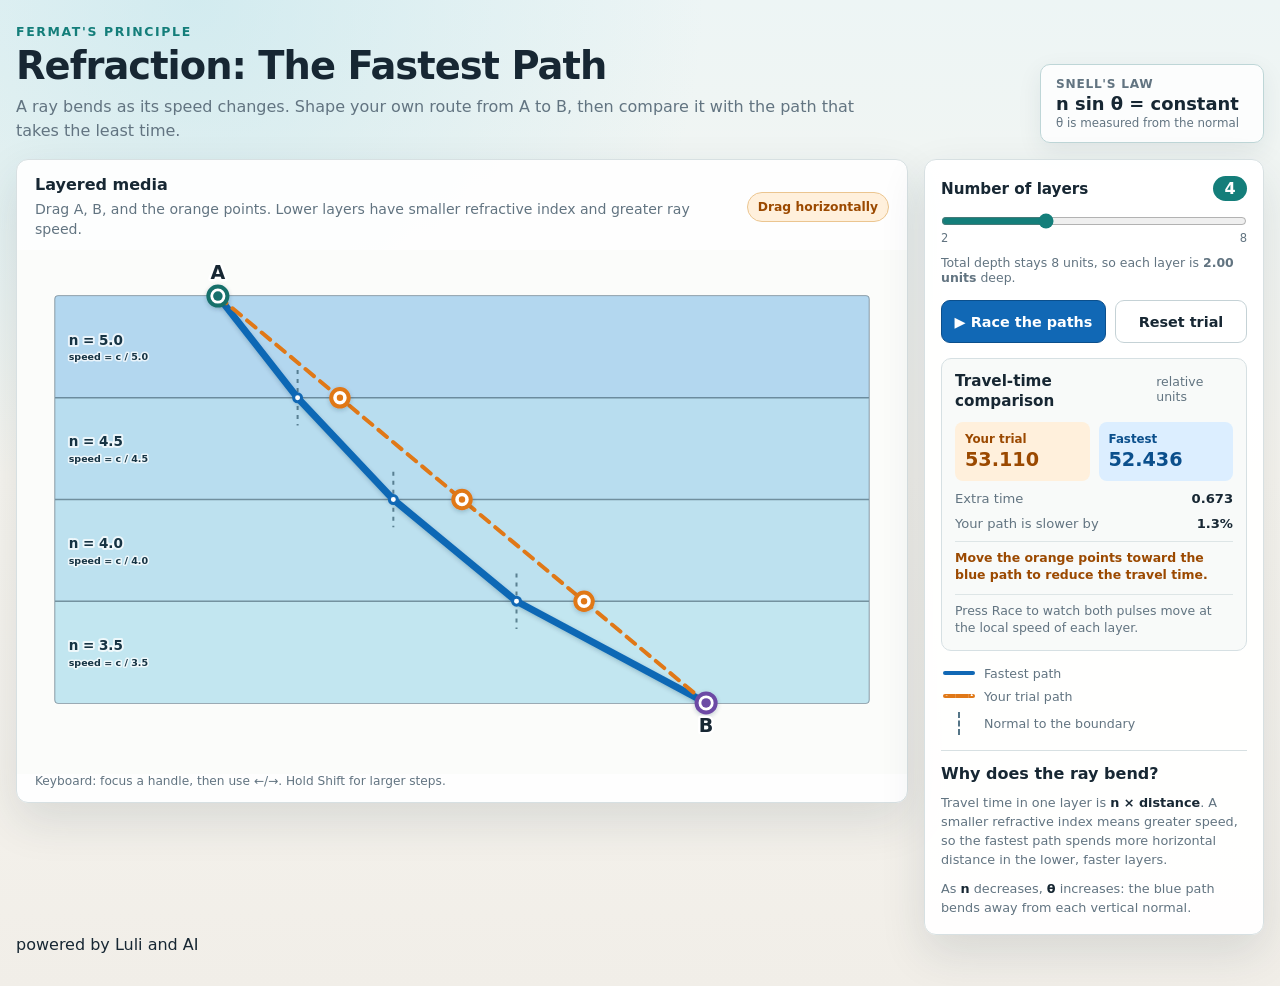
<file: index.html>
<!doctype html>
<html lang="en">
<head>
  <meta charset="utf-8">
  <meta name="viewport" content="width=device-width, initial-scale=1">
  <meta name="color-scheme" content="light">
  <title>Refraction: The Fastest Path</title>
  <link rel="stylesheet" href="styles.css">
</head>
<body>
  <main>
    <header class="topbar">
      <div>
        <p class="eyebrow">Fermat's principle</p>
        <h1>Refraction: The Fastest Path</h1>
        <p class="subtitle">A ray bends as its speed changes. Shape your own route from A to B, then compare it with the path that takes the least time.</p>
      </div>
      <div class="law-card" aria-label="Snell's law">
        <span>Snell's law</span>
        <strong>n sin θ = constant</strong>
        <small>θ is measured from the normal</small>
      </div>
    </header>

    <section class="workspace" aria-label="Interactive refraction lesson">
      <section class="diagram-card" aria-label="Refraction diagram">
        <div class="diagram-heading">
          <div>
            <h2>Layered media</h2>
            <p>Drag A, B, and the orange points. Lower layers have smaller refractive index and greater ray speed.</p>
          </div>
          <div class="drag-hint">Drag horizontally</div>
        </div>

        <svg id="diagram" viewBox="0 0 1120 660" role="img" aria-labelledby="diagramTitle diagramDesc">
          <title id="diagramTitle">Fastest path through layered refractive media</title>
          <desc id="diagramDesc">A and B are draggable endpoints. Orange handles define a trial path through equal-depth horizontal layers. A blue line shows the exact least-time path.</desc>
          <defs>
            <filter id="softShadow" x="-50%" y="-50%" width="200%" height="200%">
              <feDropShadow dx="0" dy="2" stdDeviation="3" flood-color="#102f45" flood-opacity="0.24"></feDropShadow>
            </filter>
            <clipPath id="mediumClip">
              <rect x="48" y="58" width="1024" height="512" rx="4"></rect>
            </clipPath>
          </defs>

          <rect class="plot-frame" x="48" y="58" width="1024" height="512" rx="4"></rect>
          <g id="layerGroup" clip-path="url(#mediumClip)"></g>
          <g id="interfaceGroup"></g>
          <g id="normalGroup" aria-hidden="true"></g>

          <g class="path-layer" clip-path="url(#mediumClip)">
            <path id="optimalPath" class="optimal-path"></path>
            <path id="trialPath" class="trial-path"></path>
          </g>

          <g id="optimalPointGroup" aria-hidden="true"></g>
          <g id="trialHandleGroup"></g>
          <g id="endpointGroup"></g>

          <g id="pulseLayer" class="pulse-layer is-hidden" aria-hidden="true">
            <circle id="trialPulse" class="trial-pulse" r="10"></circle>
            <circle id="optimalPulseHalo" class="optimal-pulse-halo" r="10"></circle>
            <circle id="optimalPulse" class="optimal-pulse" r="6"></circle>
          </g>
        </svg>

        <p class="keyboard-note">Keyboard: focus a handle, then use ←/→. Hold Shift for larger steps.</p>
      </section>

      <aside class="controls" aria-label="Diagram controls and results">
        <section class="control-section">
          <div class="section-title-row">
            <label for="layerSlider">Number of layers</label>
            <output id="layerValue" for="layerSlider">4</output>
          </div>
          <input id="layerSlider" type="range" min="2" max="8" step="1" value="4">
          <div class="range-labels" aria-hidden="true"><span>2</span><span>8</span></div>
          <p class="control-note">Total depth stays 8 units, so each layer is <strong id="layerDepth">2.00 units</strong> deep.</p>
        </section>

        <div class="button-row">
          <button id="raceButton" class="primary-button" type="button">
            <span aria-hidden="true">▶</span> Race the paths
          </button>
          <button id="resetButton" type="button">Reset trial</button>
        </div>

        <section class="results" aria-labelledby="resultsTitle">
          <div class="section-title-row">
            <h2 id="resultsTitle">Travel-time comparison</h2>
            <span class="relative-units">relative units</span>
          </div>
          <div class="result-grid">
            <article class="result-card trial-result">
              <span>Your trial</span>
              <strong id="trialTime">0.000</strong>
            </article>
            <article class="result-card optimal-result">
              <span>Fastest</span>
              <strong id="optimalTime">0.000</strong>
            </article>
          </div>
          <div class="difference-row">
            <span>Extra time</span>
            <strong id="differenceTime">0.000</strong>
          </div>
          <div class="difference-row">
            <span>Your path is slower by</span>
            <strong id="percentageSlower">0.0%</strong>
          </div>
          <p id="comparisonMessage" class="comparison-message" aria-live="polite"></p>
          <p id="raceStatus" class="race-status" aria-live="polite">Press Race to watch both pulses move at the local speed of each layer.</p>
        </section>

        <section class="legend" aria-label="Diagram legend">
          <div><span class="legend-line optimal-sample"></span><span>Fastest path</span></div>
          <div><span class="legend-line trial-sample"></span><span>Your trial path</span></div>
          <div><span class="legend-normal"></span><span>Normal to the boundary</span></div>
        </section>

        <section class="explanation">
          <h2>Why does the ray bend?</h2>
          <p>Travel time in one layer is <strong>n × distance</strong>. A smaller refractive index means greater speed, so the fastest path spends more horizontal distance in the lower, faster layers.</p>
          <p>As <strong>n</strong> decreases, <strong>θ</strong> increases: the blue path bends away from each vertical normal.</p>
        </section>
      </aside>
    </section>
    <footer class="page-credit">powered by Luli and AI</footer>
  </main>

  <script src="app.js"></script>
</body>
</html>
</file>
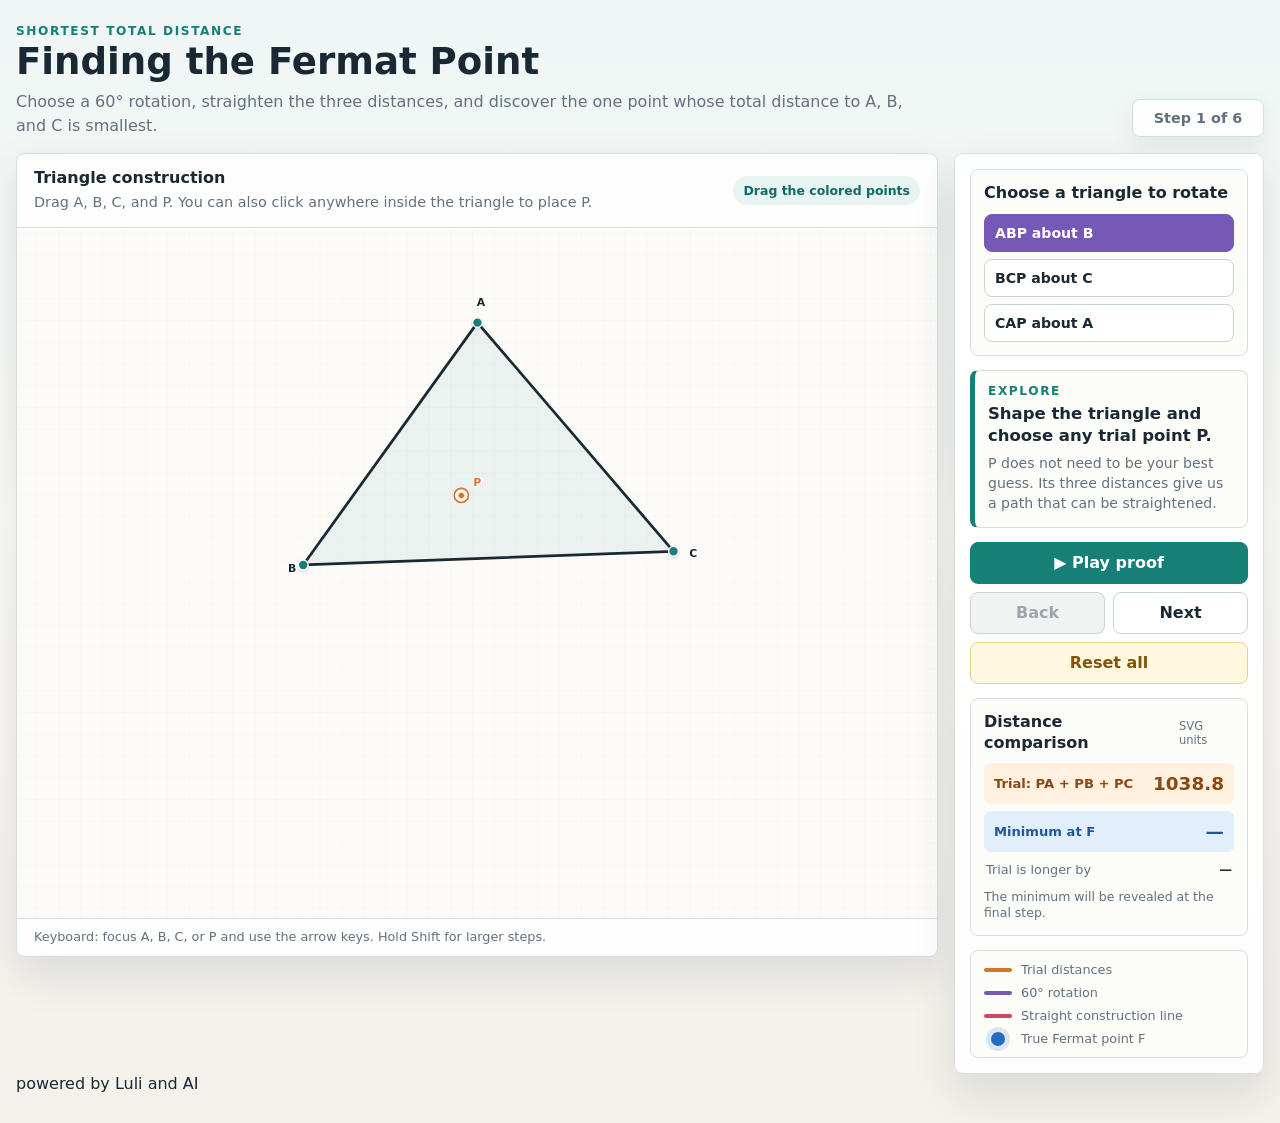
<file: fermat-point/index.html>
<!doctype html>
<html lang="en">
<head>
  <meta charset="utf-8">
  <meta name="viewport" content="width=device-width, initial-scale=1">
  <meta name="color-scheme" content="light">
  <title>Finding the Fermat Point</title>
  <link rel="stylesheet" href="styles.css">
</head>
<body>
  <main>
    <header class="topbar">
      <div>
        <p class="eyebrow">Shortest total distance</p>
        <h1>Finding the Fermat Point</h1>
        <p class="subtitle">Choose a 60° rotation, straighten the three distances, and discover the one point whose total distance to A, B, and C is smallest.</p>
      </div>
      <div class="step-badge" id="stepBadge" aria-live="polite">Step 1 of 6</div>
    </header>

    <section class="workspace" aria-label="Interactive Fermat point lesson">
      <section class="diagram-card" aria-label="Fermat point construction">
        <div class="diagram-heading">
          <div>
            <h2>Triangle construction</h2>
            <p>Drag A, B, C, and P. You can also click anywhere inside the triangle to place P.</p>
          </div>
          <span class="drag-hint">Drag the colored points</span>
        </div>

        <svg id="diagram" viewBox="0 0 1200 720" role="img" aria-labelledby="diagramTitle diagramDesc">
          <title id="diagramTitle">Interactive construction of the Fermat point</title>
          <desc id="diagramDesc">A draggable triangle and trial point demonstrate the sixty-degree rotation proof for the point with minimum total distance to the three vertices.</desc>
          <defs>
            <pattern id="grid" width="40" height="40" patternUnits="userSpaceOnUse">
              <path d="M 40 0 L 0 0 0 40" class="grid-line" fill="none"></path>
            </pattern>
            <filter id="pointShadow" x="-80%" y="-80%" width="260%" height="260%">
              <feDropShadow dx="0" dy="2" stdDeviation="2" flood-color="#173047" flood-opacity="0.18"></feDropShadow>
            </filter>
            <marker id="lineArrow" markerWidth="9" markerHeight="9" refX="7" refY="4.5" orient="auto">
              <path d="M 0 0 L 9 4.5 L 0 9 z" class="line-arrow"></path>
            </marker>
          </defs>

          <rect id="diagramBackground" class="diagram-background" x="-2000" y="-2000" width="5200" height="4700"></rect>
          <rect id="gridBackground" class="grid-background" x="-2000" y="-2000" width="5200" height="4700"></rect>

          <g id="triangleLayer" aria-hidden="true">
            <polygon id="triangleFill" class="triangle-fill"></polygon>
            <path id="triangleOutline" class="triangle-outline"></path>
          </g>

          <g id="trialLayer" class="visual-layer" aria-hidden="true">
            <path id="trialPath" class="trial-path"></path>
            <text id="trialFormula" class="formula-label">PA + PB + PC</text>
          </g>

          <g id="rotationLayer" class="visual-layer" aria-hidden="true">
            <path id="rotationSweep" class="rotation-sweep"></path>
            <polygon id="rotatingTriangle" class="rotating-triangle"></polygon>
            <path id="rotatingEdges" class="rotating-edges"></path>
            <path id="angleArc" class="angle-arc" marker-end="url(#lineArrow)"></path>
            <text id="angleLabel" class="angle-label">60°</text>
            <circle id="rotatedMovingDot" class="rotated-moving-dot" r="7"></circle>
            <circle id="rotatedPointDot" class="rotated-point-dot" r="7"></circle>
            <text id="rotatedMovingLabel" class="point-label prime-label"></text>
            <text id="rotatedPointLabel" class="point-label prime-label">P′</text>
          </g>

          <g id="equalityLayer" class="visual-layer" aria-hidden="true">
            <path id="straightenedTrialPath" class="straightened-trial-path"></path>
            <g id="equalitySegments"></g>
            <g id="equalityTicks"></g>
            <g id="equalityLabels"></g>
          </g>

          <g id="selectedLineLayer" class="visual-layer" aria-hidden="true">
            <line id="selectedConstructionLine" class="selected-construction-line"></line>
            <text id="selectedLineLabel" class="line-label"></text>
          </g>

          <g id="allLinesLayer" class="visual-layer" aria-hidden="true">
            <g id="allConstructionLines"></g>
            <path id="optimalStraightPath" class="optimal-straight-path"></path>
            <circle id="fermatHalo" class="fermat-halo" r="18"></circle>
            <circle id="fermatDot" class="fermat-dot" r="7"></circle>
            <text id="fermatLabel" class="point-label fermat-label">F</text>
            <g id="fermatAngleMarks"></g>
          </g>

          <g id="wideAngleLayer" class="visual-layer" aria-hidden="true">
            <path id="wideAngleArc" class="wide-angle-arc"></path>
            <text id="wideAngleLabel" class="wide-angle-label"></text>
            <circle id="vertexFermatHalo" class="fermat-halo" r="20"></circle>
            <text id="vertexFermatLabel" class="point-label fermat-label"></text>
          </g>

          <g id="handleLayer">
            <g class="drag-point vertex-handle" data-point="A" tabindex="0" role="button" aria-label="Vertex A. Use arrow keys to move.">
              <circle class="point-hit" r="28"></circle>
              <circle class="vertex-dot" r="9"></circle>
              <text class="point-label vertex-label">A</text>
            </g>
            <g class="drag-point vertex-handle" data-point="B" tabindex="0" role="button" aria-label="Vertex B. Use arrow keys to move.">
              <circle class="point-hit" r="28"></circle>
              <circle class="vertex-dot" r="9"></circle>
              <text class="point-label vertex-label">B</text>
            </g>
            <g class="drag-point vertex-handle" data-point="C" tabindex="0" role="button" aria-label="Vertex C. Use arrow keys to move.">
              <circle class="point-hit" r="28"></circle>
              <circle class="vertex-dot" r="9"></circle>
              <text class="point-label vertex-label">C</text>
            </g>
            <g id="trialPointHandle" class="drag-point trial-handle" data-point="P" tabindex="0" role="button" aria-label="Trial point P. Use arrow keys to move.">
              <circle class="point-hit" r="29"></circle>
              <circle class="trial-ring" r="13"></circle>
              <circle class="trial-dot" r="6"></circle>
              <text class="point-label trial-label">P</text>
            </g>
          </g>
        </svg>
        <p class="keyboard-note">Keyboard: focus A, B, C, or P and use the arrow keys. Hold Shift for larger steps.</p>
      </section>

      <aside class="controls" aria-label="Construction controls and measurements">
        <section class="control-section proof-choice">
          <h2>Choose a triangle to rotate</h2>
          <div class="segmented-control" role="radiogroup" aria-label="Triangle to rotate">
            <button type="button" class="rotation-choice is-selected" data-rotation="AB" role="radio" aria-checked="true">ABP about B</button>
            <button type="button" class="rotation-choice" data-rotation="BC" role="radio" aria-checked="false">BCP about C</button>
            <button type="button" class="rotation-choice" data-rotation="CA" role="radio" aria-checked="false">CAP about A</button>
          </div>
        </section>

        <section class="step-card" aria-labelledby="stepTitle">
          <p class="step-kicker" id="stepKicker">Explore</p>
          <h2 id="stepTitle">Shape the triangle and choose any trial point P.</h2>
          <p id="stepExplanation">The point P does not need to be your best guess. Its three distances will give us a path to straighten.</p>
        </section>

        <div class="button-grid">
          <button type="button" class="primary-button" id="playButton"><span aria-hidden="true">▶</span> Play proof</button>
          <button type="button" id="backButton">Back</button>
          <button type="button" id="nextButton">Next</button>
          <button type="button" class="reset-button" id="resetButton">Reset all</button>
        </div>

        <section class="measurements" aria-labelledby="measurementsTitle">
          <div class="section-title-row">
            <h2 id="measurementsTitle">Distance comparison</h2>
            <span>SVG units</span>
          </div>
          <article class="measurement trial-measurement">
            <span>Trial: PA + PB + PC</span>
            <strong id="trialTotal">0.0</strong>
          </article>
          <article class="measurement minimum-measurement">
            <span>Minimum at F</span>
            <strong id="minimumTotal">—</strong>
          </article>
          <div class="gap-row">
            <span>Trial is longer by</span>
            <strong id="distanceGap">—</strong>
          </div>
          <p id="measurementNote" class="measurement-note">The minimum will be revealed at the final step.</p>
        </section>

        <section class="legend" aria-label="Diagram legend">
          <div><span class="legend-line trial-sample"></span><span>Trial distances</span></div>
          <div><span class="legend-line rotation-sample"></span><span>60° rotation</span></div>
          <div><span class="legend-line construction-sample"></span><span>Straight construction line</span></div>
          <div><span class="legend-dot fermat-sample"></span><span>True Fermat point F</span></div>
        </section>
      </aside>
    </section>
     <footer class="page-credit">powered by Luli and AI</footer>

    <p id="liveStatus" class="sr-only" aria-live="polite"></p>
  </main>

  <script src="geometry.js"></script>
  <script src="app.js"></script>
</body>
</html>
</file>
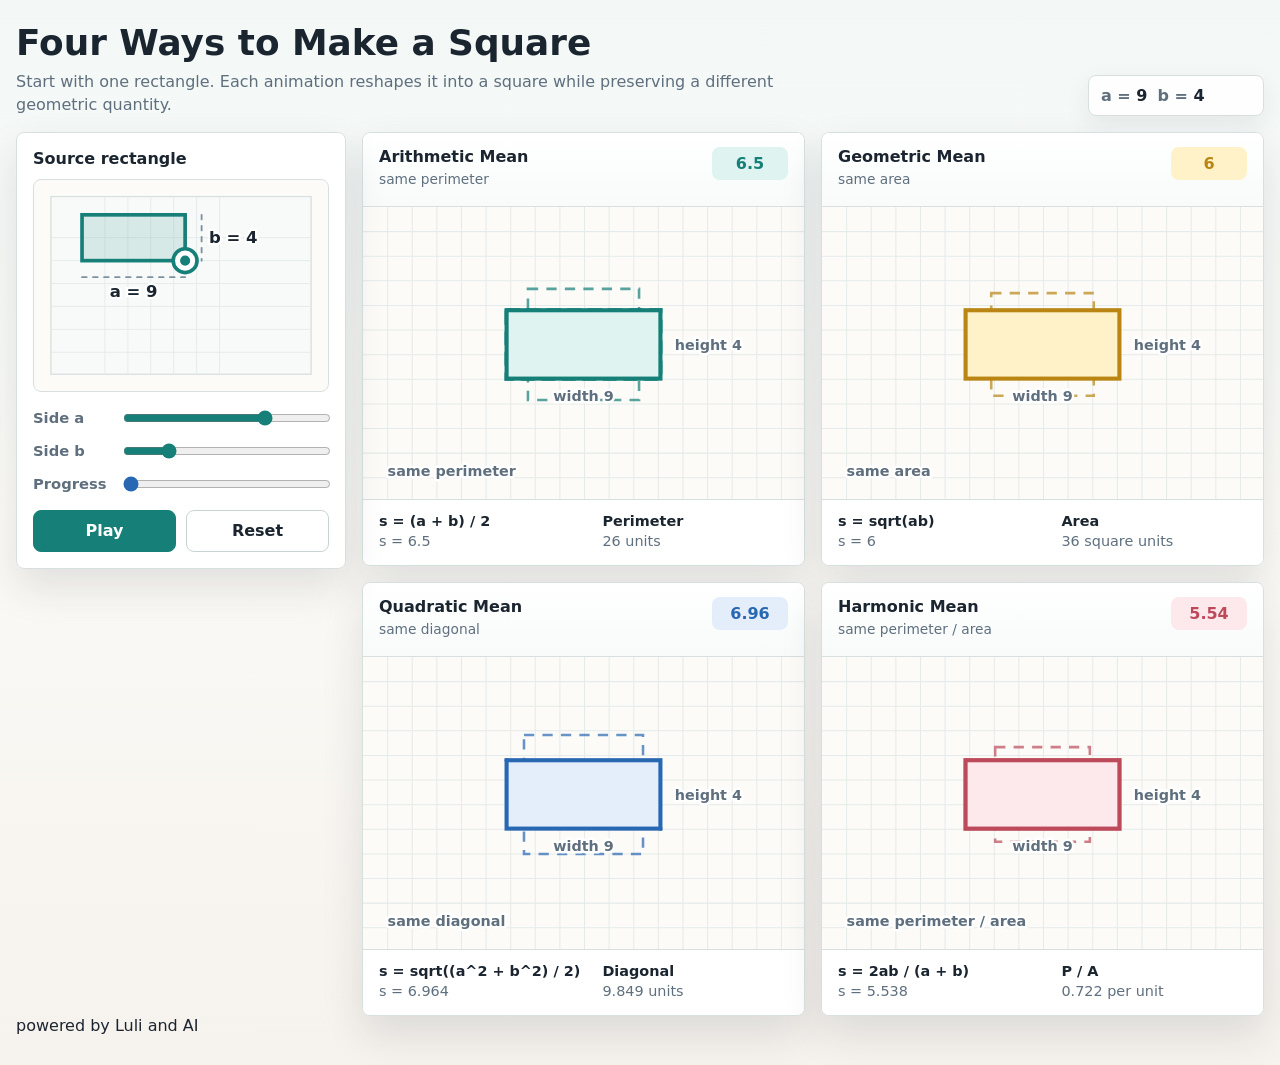
<file: mean-comparison-animation/index.html>
<!doctype html>
<html lang="en">
<head>
  <meta charset="utf-8">
  <meta name="viewport" content="width=device-width, initial-scale=1">
  <title>Mean Comparison Animation</title>
  <link rel="stylesheet" href="styles.css">
</head>
<body>
  <main>
    <header class="topbar">
      <div>
        <h1>Four Ways to Make a Square</h1>
        <p class="subtitle">Start with one rectangle. Each animation reshapes it into a square while preserving a different geometric quantity.</p>
      </div>
      <div class="readout" aria-live="polite">
        <span>a = <strong id="aValue">9.0</strong></span>
        <span>b = <strong id="bValue">4.0</strong></span>
      </div>
    </header>

    <section class="workspace" aria-label="Mean comparison workspace">
      <aside class="controls" aria-label="Controls">
        <div class="source-block">
          <h2>Source rectangle</h2>
          <svg id="sourceSvg" viewBox="0 0 320 230" role="img" aria-labelledby="sourceTitle sourceDesc">
            <title id="sourceTitle">Draggable source rectangle</title>
            <desc id="sourceDesc">Drag the lower right corner to set side lengths a and b.</desc>
            <rect class="source-grid-bg" x="18" y="18" width="284" height="194"></rect>
            <g id="sourceGrid"></g>
            <rect id="sourceRect" class="source-rect"></rect>
            <line id="sourceWidthGuide" class="dimension-guide"></line>
            <line id="sourceHeightGuide" class="dimension-guide"></line>
            <text id="sourceWidthLabel" class="source-label">a</text>
            <text id="sourceHeightLabel" class="source-label">b</text>
            <g id="sourceHandle" class="drag-handle" tabindex="0" role="button" aria-label="Drag to change a and b">
              <circle id="sourceHandleHit" class="handle-hit" r="22"></circle>
              <circle id="sourceHandleRing" class="handle-ring" r="13"></circle>
              <circle id="sourceHandleDot" class="handle-dot" r="7"></circle>
            </g>
          </svg>
        </div>

        <div class="sliders">
          <label class="slider-row" for="aSlider">
            <span>Side a</span>
            <input id="aSlider" type="range" min="2" max="12" step="0.1" value="9">
          </label>
          <label class="slider-row" for="bSlider">
            <span>Side b</span>
            <input id="bSlider" type="range" min="2" max="12" step="0.1" value="4">
          </label>
          <label class="slider-row progress-row" for="progressSlider">
            <span>Progress</span>
            <input id="progressSlider" type="range" min="0" max="1" step="0.001" value="0">
          </label>
        </div>

        <div class="button-row">
          <button id="playBtn" type="button">Play</button>
          <button id="resetBtn" type="button">Reset</button>
        </div>
      </aside>

      <section class="mean-grid" id="meanGrid" aria-label="Mean animations"></section>
    </section>
     <footer class="page-credit">powered by Luli and AI</footer>
  </main>

  <script src="app.js"></script>
</body>
</html>
</file>
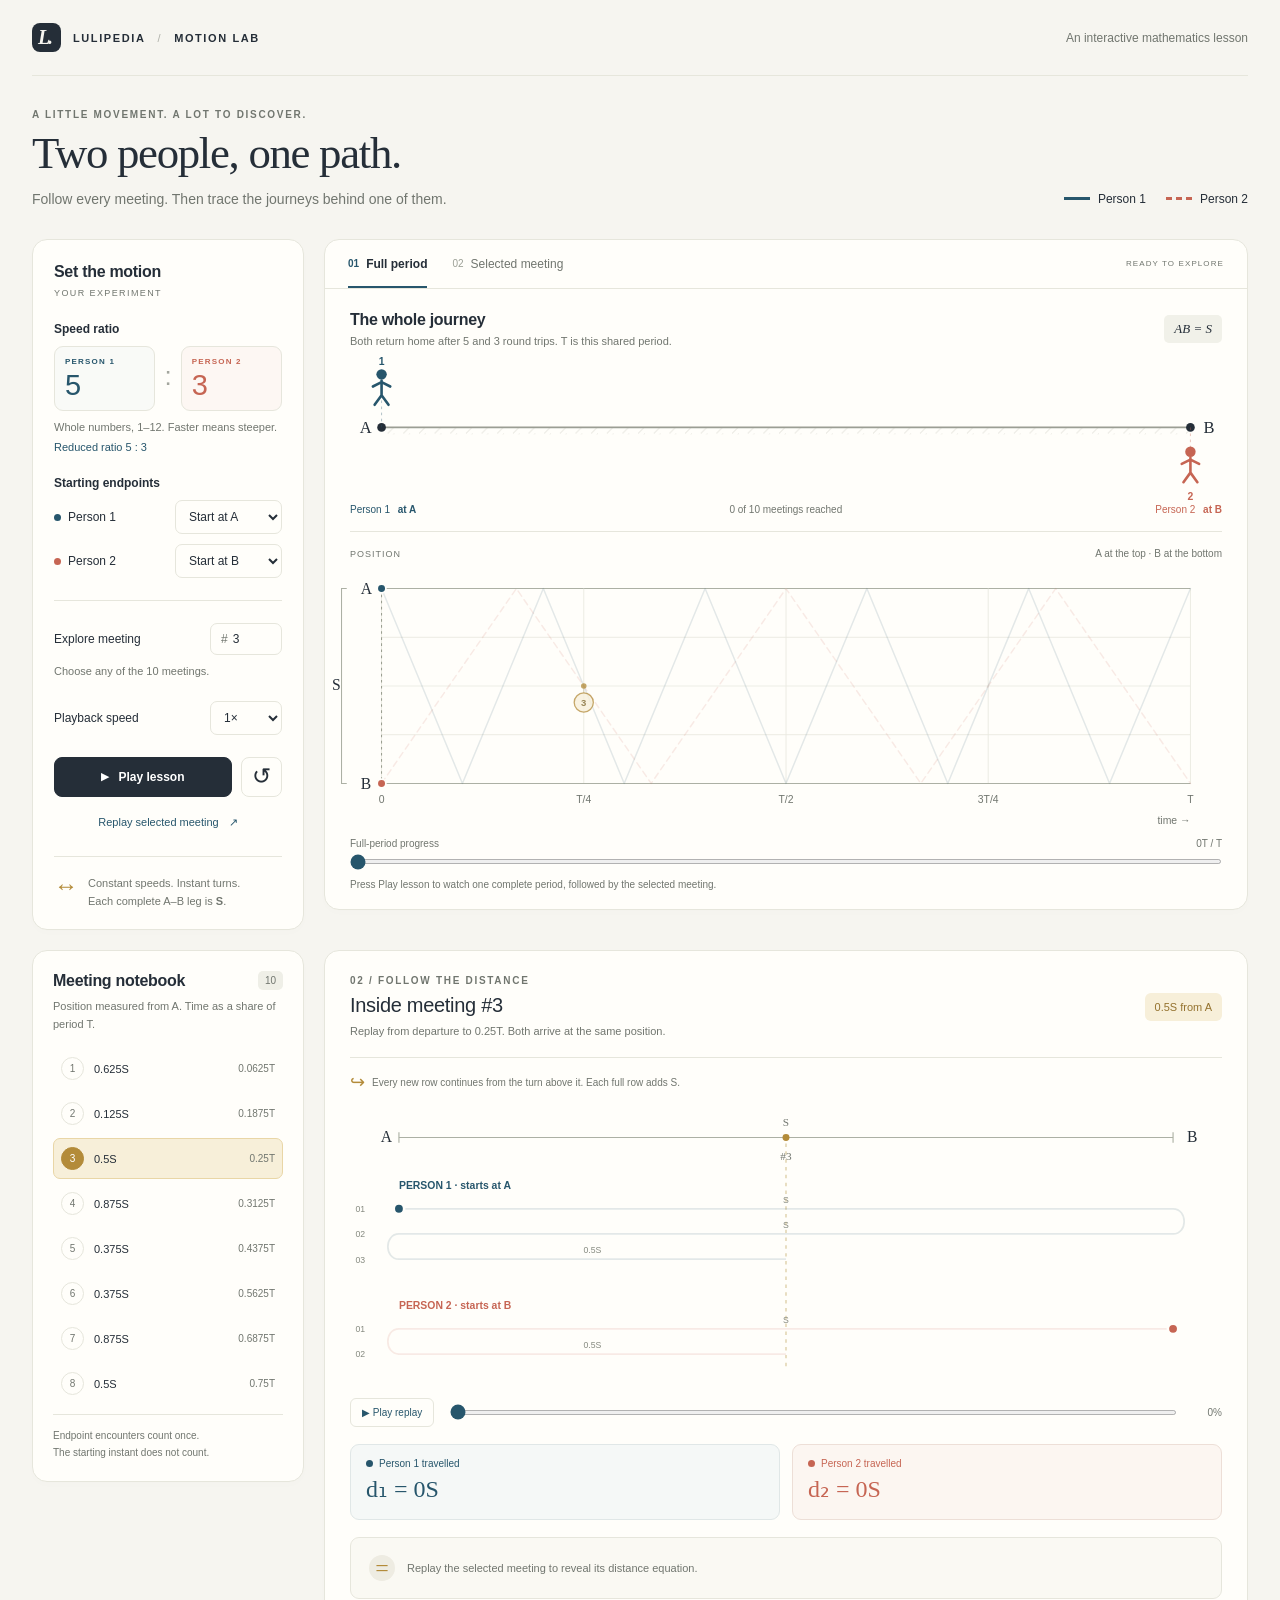
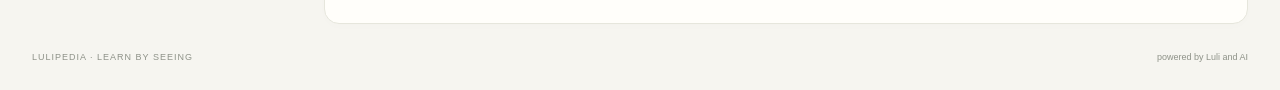
<file: motion-meetings/index.html>
<!doctype html>
<html lang="en">
<head>
  <meta charset="utf-8">
  <meta name="viewport" content="width=device-width, initial-scale=1">
  <meta name="theme-color" content="#f6f5f0">
  <title>Two People, One Path · Lulipedia</title>
  <link rel="stylesheet" href="styles.css">
</head>
<body>
  <main>
    <header class="page-header">
      <div class="brand"><span class="brand-symbol" aria-hidden="true">L.</span> LULIPEDIA <span class="brand-divider">/</span> MOTION LAB</div>
      <span class="header-note">An interactive mathematics lesson</span>
    </header>

    <section class="intro">
      <div><p class="eyebrow">A LITTLE MOVEMENT. A LOT TO DISCOVER.</p><h1>Two people, one path.</h1>
      <p class="intro-copy">Follow every meeting. Then trace the journeys behind one of them.</p></div>
      <div class="legend" aria-label="Person colours and line styles"><span><i class="line-key person-one"></i>Person 1</span><span><i class="line-key person-two"></i>Person 2</span></div>
    </section>

    <div class="workspace">
      <aside class="panel settings-panel" aria-label="Motion settings">
        <div class="panel-heading"><h2>Set the motion</h2><span class="small-tag">YOUR EXPERIMENT</span></div>
        <form id="settingsForm" novalidate>
          <fieldset><legend>Speed ratio</legend>
            <div class="ratio-inputs">
              <label class="ratio-box one"><span>PERSON 1</span><input id="speed1" type="number" min="1" max="12" step="1" value="5" aria-describedby="ratioHint settingsError" aria-label="Person 1 speed ratio"></label>
              <span class="ratio-colon">:</span>
              <label class="ratio-box two"><span>PERSON 2</span><input id="speed2" type="number" min="1" max="12" step="1" value="3" aria-describedby="ratioHint settingsError" aria-label="Person 2 speed ratio"></label>
            </div>
            <p id="ratioHint" class="helper">Whole numbers, 1–12. Faster means steeper.</p>
            <p id="ratioSummary" class="ratio-summary">Reduced ratio 5 : 3</p>
          </fieldset>
          <fieldset class="start-fields"><legend>Starting endpoints</legend>
            <label class="field-row" for="start1"><span><i class="person-dot one"></i>Person 1</span><select id="start1"><option value="A">Start at A</option><option value="B">Start at B</option></select></label>
            <label class="field-row" for="start2"><span><i class="person-dot two"></i>Person 2</span><select id="start2"><option value="A">Start at A</option><option value="B" selected>Start at B</option></select></label>
          </fieldset>
          <p id="settingsError" class="error-message" role="alert" hidden></p>
        </form>
        <div class="settings-divider"></div>
        <label class="field-row" for="meetingNumber"><span>Explore meeting</span><span class="number-with-hash"><span aria-hidden="true">#</span><input id="meetingNumber" type="number" min="1" max="10" step="1" value="3" aria-describedby="meetingHint meetingError"></span></label>
        <p id="meetingHint" class="helper">Choose any of the 10 meetings.</p>
        <p id="meetingError" class="error-message" role="alert" hidden></p>
        <label class="field-row playback-rate" for="playbackRate"><span>Playback speed</span><select id="playbackRate"><option value="0.5">0.5×</option><option value="1" selected>1×</option><option value="2">2×</option><option value="4">4×</option></select></label>
        <div class="playback-buttons"><button id="playButton" class="primary-button" type="button"><span id="playIcon" aria-hidden="true">▶</span><span id="playLabel">Play lesson</span></button><button id="restartButton" class="icon-button" type="button" aria-label="Restart the whole lesson" title="Restart the whole lesson">↺</button></div>
        <button id="replayButton" class="text-button" type="button">Replay selected meeting <span aria-hidden="true">↗</span></button>
        <div class="period-note"><span class="note-symbol" aria-hidden="true">↔</span><p>Constant speeds. Instant turns.<br>Each complete A–B leg is <strong>S</strong>.</p></div>
      </aside>

      <section class="panel overview-panel" aria-labelledby="overviewTitle">
        <div class="stage-tabs" aria-label="Animation stage"><button id="overviewTab" class="stage-tab active" type="button" aria-pressed="true"><span>01</span> Full period</button><button id="detailTab" class="stage-tab" type="button" aria-pressed="false"><span>02</span> Selected meeting</button><span id="stageBadge" class="stage-badge">READY TO EXPLORE</span></div>
        <div class="overview-heading"><div><h2 id="overviewTitle">The whole journey</h2><p id="periodSummary">Both return home after 5 and 3 round trips.</p></div><span class="distance-tag">AB = S</span></div>
        <svg id="trackSvg" class="track-svg" viewBox="0 0 1060 178" role="img" aria-labelledby="trackTitle trackDesc">
          <title id="trackTitle">Two people travelling between A and B</title><desc id="trackDesc">The people share one line. Their icons are offset above and below it so both remain visible when they meet.</desc>
          <defs><pattern id="trackPattern" width="18" height="8" patternUnits="userSpaceOnUse"><path d="M 0 8 L 8 0" stroke="#dddcd4" stroke-width="1"/></pattern></defs>
          <rect x="65" y="89" width="930" height="8" fill="url(#trackPattern)"/>
          <line x1="65" y1="89" x2="995" y2="89" class="track-line"/>
          <g id="trackMeetingTicks"></g>
          <circle cx="65" cy="89" r="5" class="endpoint-dot"/><circle cx="995" cy="89" r="5" class="endpoint-dot"/>
          <text x="40" y="95" class="endpoint-label">A</text><text x="1010" y="95" class="endpoint-label">B</text>
          <g id="meetingHalo" class="meeting-halo" visibility="hidden"><circle cy="89" r="16"/><circle cy="89" r="6"/></g>
          <g id="traveller1" class="traveller one"><line class="position-guide" y1="58" y2="89"/><g class="person-glyph" transform="translate(0 40)"><circle cy="-12" r="6"/><path d="M0 -5 V12 M-10 2 L0 -3 L10 2 M0 12 L-8 23 M0 12 L8 23"/></g><text y="17" class="traveller-label">1</text></g>
          <g id="traveller2" class="traveller two"><line class="position-guide" y1="89" y2="114"/><g class="person-glyph" transform="translate(0 129)"><circle cy="-12" r="6"/><path d="M0 -5 V12 M-10 2 L0 -3 L10 2 M0 12 L-8 23 M0 12 L8 23"/></g><text y="173" class="traveller-label">2</text></g>
        </svg>
        <div class="track-readout"><span class="one">Person 1 <strong id="position1">at A</strong></span><span id="trackStatus">10 meetings in one period</span><span class="two">Person 2 <strong id="position2">at B</strong></span></div>
        <div class="graph-label"><span>POSITION</span><span id="graphNote">A at the top · B at the bottom</span></div>
        <div class="graph-scroll" tabindex="0" role="region" aria-label="Position versus time graph; scroll horizontally on small screens"><svg id="timeGraph" viewBox="0 0 1060 310" role="group" aria-labelledby="graphTitle graphDesc"><title id="graphTitle">Position versus time over one shared period</title><desc id="graphDesc">Each turn makes a corner. Numbered intersections are meetings. Select a numbered marker to explore it.</desc></svg></div>
        <div class="progress-control"><div class="progress-caption"><label id="progressLabel" for="progressSlider">Full-period progress</label><span id="timeReadout">0 / T</span></div><input id="progressSlider" type="range" min="0" max="1" step="0.0001" value="0" aria-label="Full-period progress"></div>
        <p id="playbackStatus" class="playback-status" role="status">Press Play lesson to watch one complete period, followed by the selected meeting.</p>
      </section>

      <aside class="panel meetings-panel" aria-labelledby="meetingsTitle"><div class="panel-heading"><h2 id="meetingsTitle">Meeting notebook</h2><span id="meetingCount" class="count-badge">10</span></div><p class="helper notebook-hint">Position measured from A. Time as a share of period T.</p><div id="meetingList" class="meeting-list"></div><p class="counting-note">Endpoint encounters count once.<br>The starting instant does not count.</p></aside>

      <section class="panel detail-panel" aria-labelledby="detailTitle">
        <div class="detail-heading"><div><p class="eyebrow">02 / FOLLOW THE DISTANCE</p><h2 id="detailTitle">Inside meeting #3</h2><p id="detailSubtitle">Two journeys, one meeting point.</p></div><span id="meetingPosition" class="meeting-position">0.5S from A</span></div>
        <div id="continuousNotice" class="continuous-notice" hidden><span aria-hidden="true">↔</span><h3>They move together continuously.</h3><p>With equal speeds and the same start, their paths overlap throughout the journey. There are no separate meetings to number.</p></div>
        <div id="discreteDetail"><div class="route-explainer"><span class="mini-key" aria-hidden="true">↪</span>Every new row continues from the turn above it. Each full row adds S.</div>
          <div id="routeScroll" class="route-scroll" tabindex="0" role="region" aria-label="Folded routes to the selected meeting; scroll to see longer journeys"><svg id="routeSvg" viewBox="0 0 1060 330" role="img" aria-labelledby="routeTitle routeDesc"><title id="routeTitle">Folded travelled routes</title><desc id="routeDesc">Each person's path folds onto a new row at every endpoint turn. A vertical guide marks the final meeting position.</desc></svg></div>
          <div class="detail-transport"><button id="detailPlayButton" class="detail-play" type="button">▶ Play replay</button><label class="sr-only" for="detailProgressSlider">Selected meeting replay progress</label><input id="detailProgressSlider" type="range" min="0" max="1" step="0.0001" value="0"><span id="detailProgressText">0%</span></div>
          <div class="distance-readouts"><div class="distance-card one"><span><i class="person-dot one"></i>Person 1 travelled</span><strong id="distance1">d₁ = 0S</strong></div><div class="distance-card two"><span><i class="person-dot two"></i>Person 2 travelled</span><strong id="distance2">d₂ = 0S</strong></div></div>
          <div id="equationBox" class="equation-box"><div><span class="equation-icon" aria-hidden="true">=</span><p id="equationPrompt">Replay the selected meeting to reveal its distance equation.</p></div><div id="equationResult" hidden><p id="equationContext" class="equation-context"></p><div id="equations" class="equations"></div><p id="equationExplanation" class="equation-explanation"></p></div></div>
        </div>
      </section>
    </div>
    <footer><span>LULIPEDIA · LEARN BY SEEING</span><span>powered by Luli and AI</span></footer>
  </main>
  <script src="motion.js"></script>
  <script src="app.js"></script>
</body>
</html>
</file>
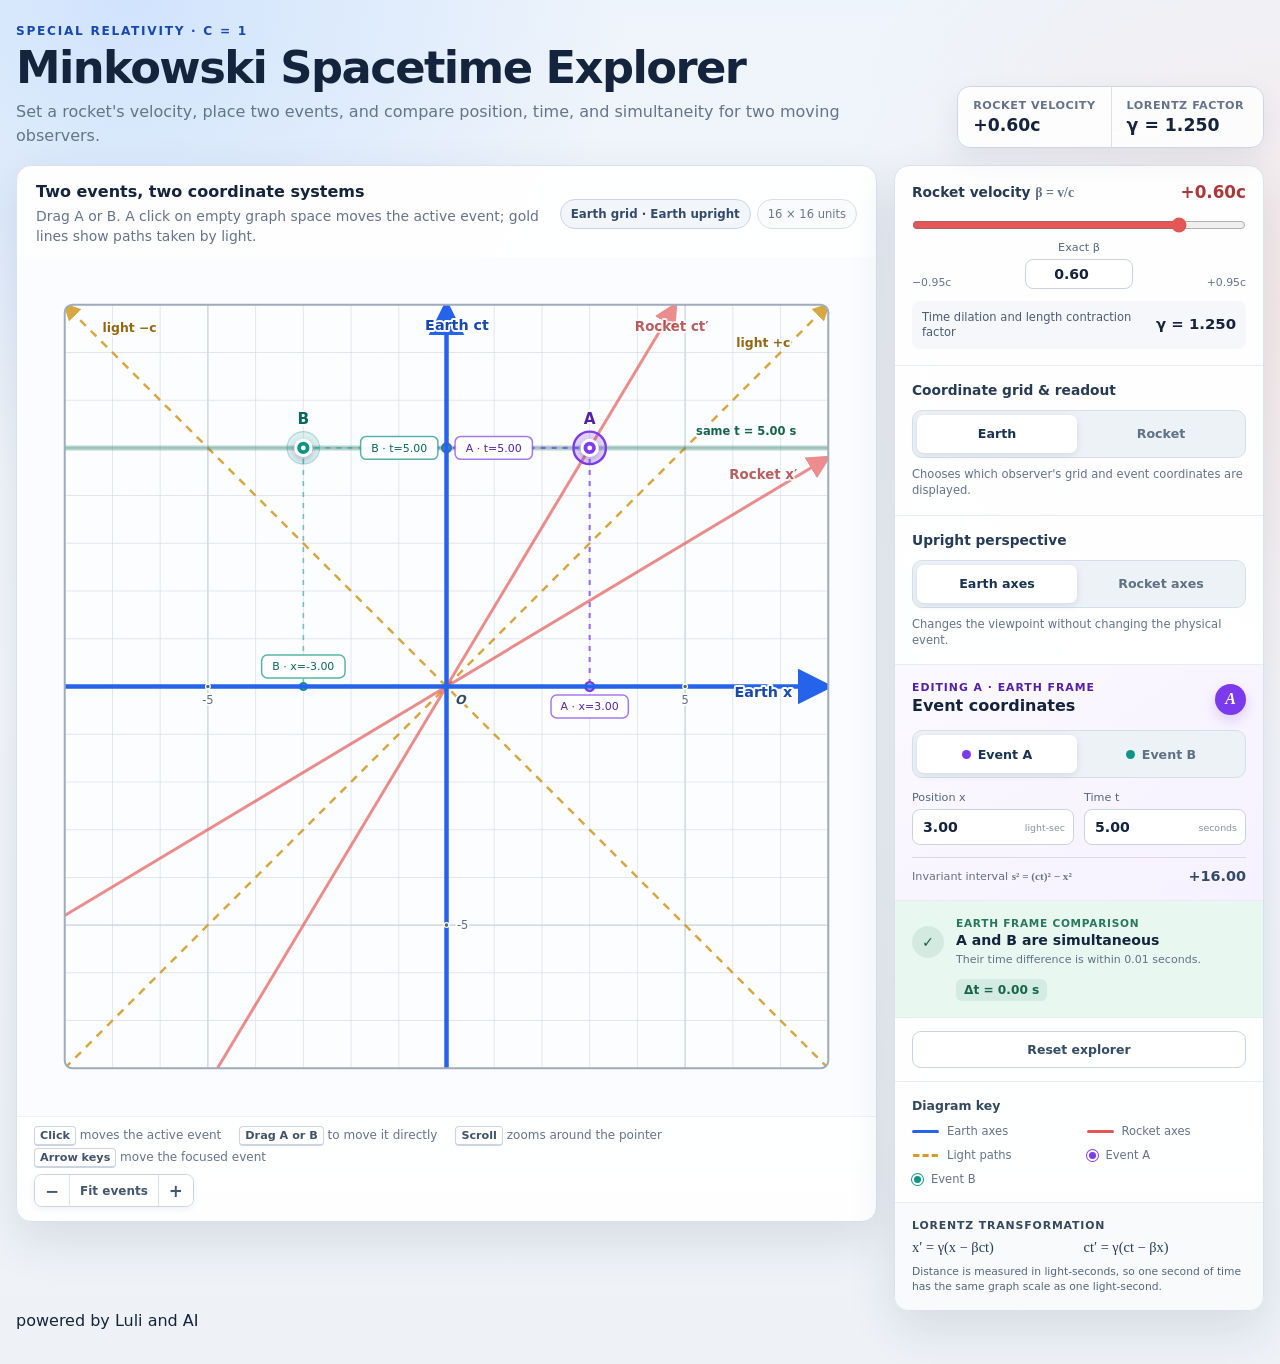
<file: special-relativity/index.html>
<!doctype html>
<html lang="en">
<head>
  <meta charset="utf-8">
  <meta name="viewport" content="width=device-width, initial-scale=1">
  <meta name="color-scheme" content="light">
  <title>Minkowski Spacetime Explorer</title>
  <link rel="stylesheet" href="styles.css">
</head>
<body>
  <main>
    <header class="topbar">
      <div>
        <p class="eyebrow">Special relativity · c = 1</p>
        <h1>Minkowski Spacetime Explorer</h1>
        <p class="subtitle">Set a rocket's velocity, place two events, and compare position, time, and simultaneity for two moving observers.</p>
      </div>
      <section class="motion-summary" aria-label="Current rocket motion">
        <div>
          <span>Rocket velocity</span>
          <strong id="headerBeta">+0.60c</strong>
        </div>
        <div>
          <span>Lorentz factor</span>
          <strong id="headerGamma">γ = 1.250</strong>
        </div>
      </section>
    </header>

    <section class="workspace" aria-label="Interactive Minkowski spacetime lesson">
      <section class="diagram-card" aria-label="Spacetime diagram">
        <div class="diagram-heading">
          <div>
            <h2>Two events, two coordinate systems</h2>
            <p>Drag A or B. A click on empty graph space moves the active event; gold lines show paths taken by light.</p>
          </div>
          <div class="view-badges">
            <span class="view-badge" id="viewBadge">Earth grid · Earth upright</span>
            <span class="range-badge" id="viewRangeBadge">16 × 16 units</span>
          </div>
        </div>

        <svg id="diagram" viewBox="0 0 900 900" role="img" aria-labelledby="diagramTitle diagramDesc" tabindex="0">
          <title id="diagramTitle">Interactive Minkowski spacetime graph</title>
          <desc id="diagramDesc">Earth and rocket position and time axes, a selected coordinate grid, the light cone, and two movable events labeled A and B.</desc>
          <defs>
            <clipPath id="plotClip">
              <rect x="50" y="50" width="800" height="800" rx="8"></rect>
            </clipPath>
            <filter id="eventShadow" x="-100%" y="-100%" width="300%" height="300%">
              <feDropShadow dx="0" dy="3" stdDeviation="4" flood-color="#31215f" flood-opacity="0.28"></feDropShadow>
            </filter>
            <marker id="earthArrow" viewBox="0 0 10 10" refX="8.5" refY="5" markerWidth="8" markerHeight="8" orient="auto-start-reverse">
              <path d="M 0 0 L 10 5 L 0 10 z" class="earth-arrow"></path>
            </marker>
            <marker id="rocketArrow" viewBox="0 0 10 10" refX="8.5" refY="5" markerWidth="8" markerHeight="8" orient="auto-start-reverse">
              <path d="M 0 0 L 10 5 L 0 10 z" class="rocket-arrow"></path>
            </marker>
            <marker id="sharedArrow" viewBox="0 0 10 10" refX="8.5" refY="5" markerWidth="8" markerHeight="8" orient="auto-start-reverse">
              <path d="M 0 0 L 10 5 L 0 10 z" class="shared-arrow"></path>
            </marker>
            <marker id="lightArrow" viewBox="0 0 10 10" refX="8.5" refY="5" markerWidth="7" markerHeight="7" orient="auto-start-reverse">
              <path d="M 0 0 L 10 5 L 0 10 z" class="light-arrow"></path>
            </marker>
          </defs>

          <rect class="plot-background" x="50" y="50" width="800" height="800" rx="8"></rect>
          <g id="plotContents" clip-path="url(#plotClip)">
            <g id="gridLayer" aria-hidden="true"></g>
            <g id="lightLayer" aria-hidden="true"></g>
            <g id="simultaneityLayer" aria-hidden="true"></g>
            <g id="guideLayer" aria-hidden="true"></g>
            <g id="axisLayer" aria-hidden="true"></g>
            <g id="tickLayer" aria-hidden="true"></g>
            <g id="eventLayer">
              <g id="eventAHandle" class="event-handle event-a is-active" data-event="A" tabindex="0" role="button" aria-label="Event A. Use arrow keys to move it.">
                <circle class="event-halo" r="17"></circle>
                <circle class="event-dot" r="8"></circle>
                <circle class="event-core" r="2.5"></circle>
                <text class="event-point-label" x="0" y="-25" text-anchor="middle">A</text>
              </g>
              <g id="eventBHandle" class="event-handle event-b" data-event="B" tabindex="0" role="button" aria-label="Event B. Use arrow keys to move it.">
                <circle class="event-halo" r="17"></circle>
                <circle class="event-dot" r="8"></circle>
                <circle class="event-core" r="2.5"></circle>
                <text class="event-point-label" x="0" y="-25" text-anchor="middle">B</text>
              </g>
            </g>
          </g>
          <rect class="plot-border" x="50" y="50" width="800" height="800" rx="8"></rect>
        </svg>

        <div class="diagram-footer">
          <div class="diagram-footer-hints">
            <span><kbd>Click</kbd> moves the active event</span>
            <span><kbd>Drag A or B</kbd> to move it directly</span>
            <span><kbd>Scroll</kbd> zooms around the pointer</span>
            <span><kbd>Arrow keys</kbd> move the focused event</span>
          </div>
          <div class="zoom-controls" role="group" aria-label="Graph zoom controls">
            <button id="zoomOutButton" type="button" aria-label="Zoom out">−</button>
            <button id="fitViewButton" type="button">Fit events</button>
            <button id="zoomInButton" type="button" aria-label="Zoom in">+</button>
          </div>
        </div>
      </section>

      <aside class="controls" aria-label="Spacetime controls and measurements">
        <section class="control-section velocity-section">
          <div class="section-title-row">
            <label for="speedSlider">Rocket velocity <span class="math-label">β = v/c</span></label>
            <output id="speedOutput" for="speedSlider speedInput">+0.60c</output>
          </div>
          <input id="speedSlider" type="range" min="-0.95" max="0.95" step="0.01" value="0.60">
          <div class="velocity-row">
            <span>−0.95c</span>
            <label class="number-field compact-field">
              <span>Exact β</span>
              <input id="speedInput" type="number" min="-0.95" max="0.95" step="0.01" value="0.60" inputmode="decimal">
            </label>
            <span>+0.95c</span>
          </div>
          <div class="gamma-row">
            <span>Time dilation and length contraction factor</span>
            <strong id="gammaOutput">γ = 1.250</strong>
          </div>
        </section>

        <section class="control-section">
          <div class="section-title-row">
            <h2>Coordinate grid &amp; readout</h2>
          </div>
          <div class="segmented-control" role="radiogroup" aria-label="Coordinate grid and event readout frame">
            <button type="button" class="frame-button is-selected" data-frame="earth" role="radio" aria-checked="true">Earth</button>
            <button type="button" class="frame-button" data-frame="rocket" role="radio" aria-checked="false">Rocket</button>
          </div>
          <p class="control-note">Chooses which observer's grid and event coordinates are displayed.</p>
        </section>

        <section class="control-section">
          <div class="section-title-row">
            <h2>Upright perspective</h2>
          </div>
          <div class="segmented-control" role="radiogroup" aria-label="Frame whose axes are upright">
            <button type="button" class="perspective-button is-selected" data-perspective="earth" role="radio" aria-checked="true">Earth axes</button>
            <button type="button" class="perspective-button" data-perspective="rocket" role="radio" aria-checked="false">Rocket axes</button>
          </div>
          <p class="control-note">Changes the viewpoint without changing the physical event.</p>
        </section>

        <section class="event-card" aria-labelledby="eventTitle">
          <div class="event-card-heading">
            <div>
              <p class="event-kicker" id="eventFrameLabel">Editing A · Earth frame</p>
              <h2 id="eventTitle">Event coordinates</h2>
            </div>
            <span class="event-chip event-a-chip" id="activeEventChip">A</span>
          </div>
          <div class="segmented-control event-selector" role="radiogroup" aria-label="Event to edit">
            <button type="button" class="event-select-button is-selected" data-event-select="A" role="radio" aria-checked="true"><span class="event-selector-dot event-a-dot"></span>Event A</button>
            <button type="button" class="event-select-button" data-event-select="B" role="radio" aria-checked="false"><span class="event-selector-dot event-b-dot"></span>Event B</button>
          </div>
          <div class="coordinate-inputs">
            <label class="number-field">
              <span id="eventXLabel">Position x</span>
              <span class="input-with-unit">
                <input id="eventXInput" type="number" step="0.1" value="3.00" inputmode="decimal">
                <small>light-sec</small>
              </span>
            </label>
            <label class="number-field">
              <span id="eventTLabel">Time t</span>
              <span class="input-with-unit">
                <input id="eventTInput" type="number" step="0.1" value="5.00" inputmode="decimal">
                <small>seconds</small>
              </span>
            </label>
          </div>
          <div class="interval-row">
            <span>Invariant interval <span class="math-label">s² = (ct)² − x²</span></span>
            <strong id="intervalOutput">+16.00</strong>
          </div>
        </section>

        <section class="simultaneity-card is-simultaneous" id="simultaneityCard" aria-labelledby="simultaneityTitle">
          <div class="simultaneity-icon" id="simultaneityIcon" aria-hidden="true">✓</div>
          <div>
            <p class="simultaneity-kicker" id="simultaneityFrame">Earth frame comparison</p>
            <h2 id="simultaneityTitle">A and B are simultaneous</h2>
            <p id="simultaneityDetail">Their time difference is within 0.01 seconds.</p>
          </div>
          <strong id="timeDifferenceOutput">Δt = 0.00 s</strong>
        </section>

        <button id="resetButton" class="reset-button" type="button">Reset explorer</button>

        <section class="legend" aria-label="Diagram legend">
          <h2>Diagram key</h2>
          <div class="legend-grid">
            <div><span class="legend-line earth-sample"></span><span>Earth axes</span></div>
            <div><span class="legend-line rocket-sample"></span><span>Rocket axes</span></div>
            <div><span class="legend-line light-sample"></span><span>Light paths</span></div>
            <div><span class="legend-dot event-a-sample"></span><span>Event A</span></div>
            <div><span class="legend-dot event-b-sample"></span><span>Event B</span></div>
          </div>
        </section>

        <section class="formula-card" aria-label="Lorentz transformation equations">
          <p>Lorentz transformation</p>
          <div><span>x′ = γ(x − βct)</span><span>ct′ = γ(ct − βx)</span></div>
          <small>Distance is measured in light-seconds, so one second of time has the same graph scale as one light-second.</small>
        </section>
      </aside>
    </section>

    <footer class="page-credit">powered by Luli and AI</footer>
    <p id="liveStatus" class="sr-only" aria-live="polite"></p>
  </main>

  <script src="geometry.js"></script>
  <script src="app.js"></script>
</body>
</html>
</file>
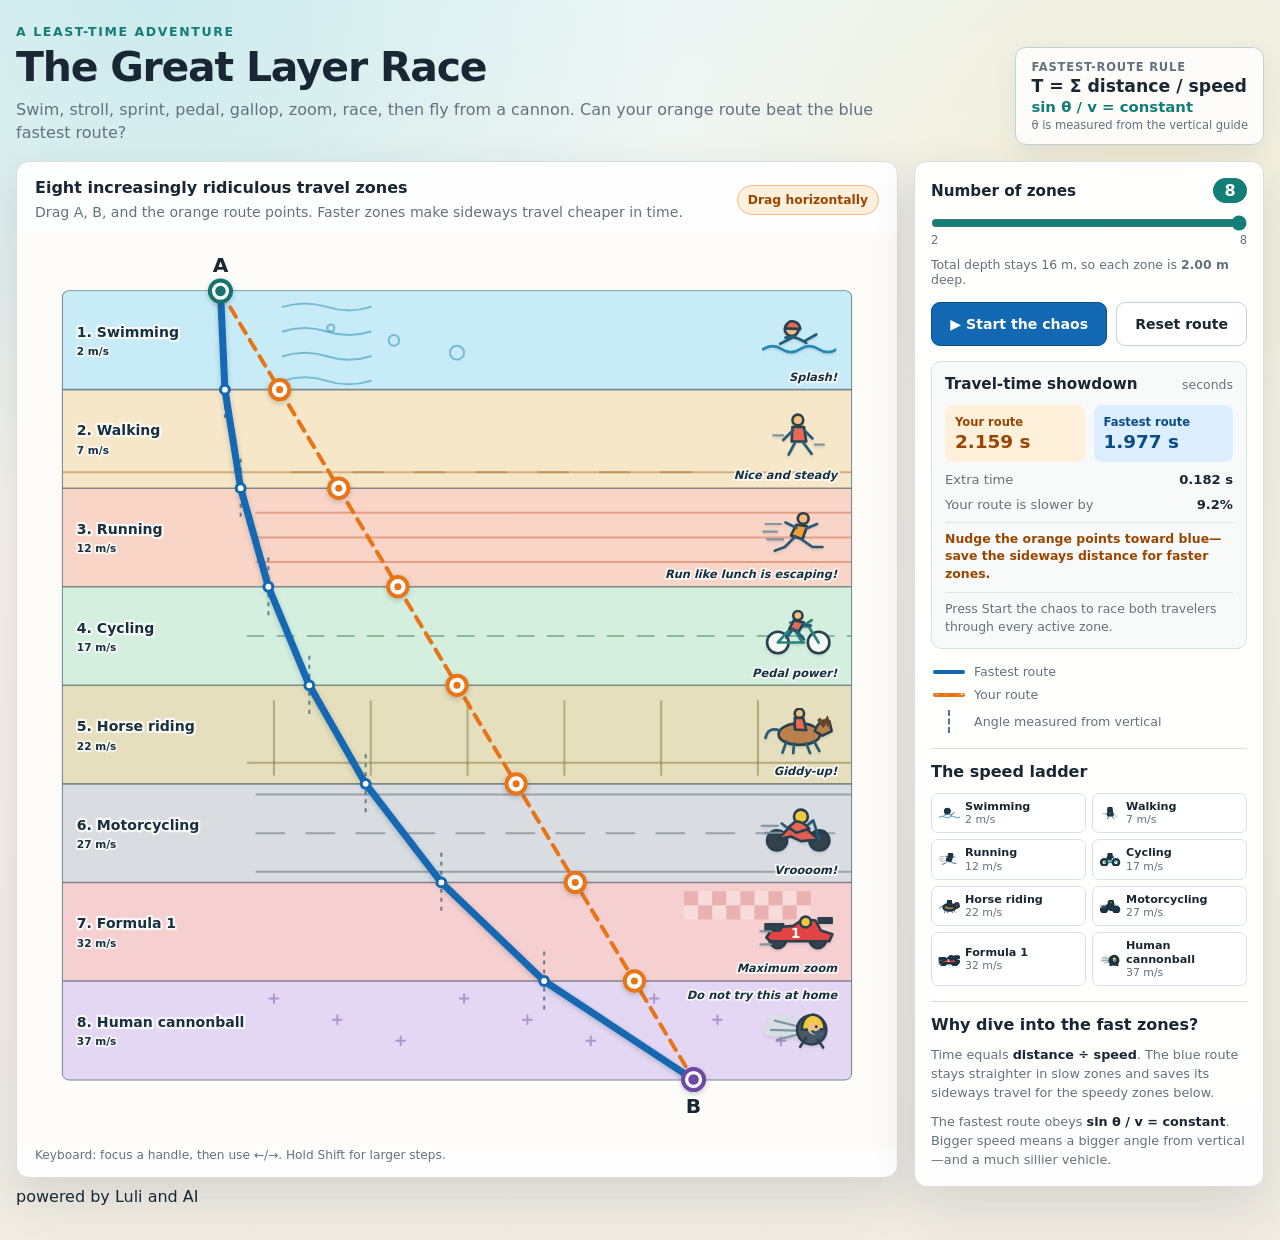
<file: transport-fastest-path/index.html>
<!doctype html>
<html lang="en">
<head>
  <meta charset="utf-8">
  <meta name="viewport" content="width=device-width, initial-scale=1">
  <meta name="color-scheme" content="light">
  <title>The Great Layer Race</title>
  <link rel="stylesheet" href="styles.css">
</head>
<body>
  <main>
    <header class="topbar">
      <div>
        <p class="eyebrow">A least-time adventure</p>
        <h1>The Great Layer Race</h1>
        <p class="subtitle">Swim, stroll, sprint, pedal, gallop, zoom, race, then fly from a cannon. Can your orange route beat the blue fastest route?</p>
      </div>
      <div class="law-card" aria-label="Fastest-route formulas">
        <span>Fastest-route rule</span>
        <strong>T = Σ distance / speed</strong>
        <strong class="small-law">sin θ / v = constant</strong>
        <small>θ is measured from the vertical guide</small>
      </div>
    </header>

    <section class="workspace" aria-label="Interactive transport race lesson">
      <section class="diagram-card" aria-label="Layer race diagram">
        <div class="diagram-heading">
          <div>
            <h2>Eight increasingly ridiculous travel zones</h2>
            <p>Drag A, B, and the orange route points. Faster zones make sideways travel cheaper in time.</p>
          </div>
          <div class="drag-hint">Drag horizontally</div>
        </div>

        <svg id="diagram" viewBox="0 0 1000 1040" role="img" aria-labelledby="diagramTitle diagramDesc">
          <title id="diagramTitle">Fastest route through layered transport zones</title>
          <desc id="diagramDesc">A and B are draggable endpoints. Orange handles define a trial route through equal-depth activity zones. A blue line shows the exact least-time route.</desc>
          <defs>
            <filter id="softShadow" x="-60%" y="-60%" width="220%" height="220%">
              <feDropShadow dx="0" dy="2" stdDeviation="3" flood-color="#173044" flood-opacity="0.25"></feDropShadow>
            </filter>
            <clipPath id="zoneClip">
              <rect x="52" y="66" width="896" height="896" rx="7"></rect>
            </clipPath>

            <symbol id="mode-swimming" viewBox="0 0 100 60">
              <path class="water-stroke" d="M5 46 Q17 38 29 46 T53 46 T77 46 T101 46"></path>
              <circle class="skin-fill icon-outline" cx="42" cy="20" r="9"></circle>
              <path class="swim-cap icon-outline" d="M34 19 Q36 8 45 10 Q52 11 53 20 Z"></path>
              <path class="sport-stroke" d="M34 31 Q47 28 61 38 M47 29 L27 39 M58 36 L74 27"></path>
            </symbol>

            <symbol id="mode-walking" viewBox="0 0 100 60">
              <circle class="skin-fill icon-outline" cx="50" cy="10" r="7"></circle>
              <path class="shirt-fill icon-outline" d="M43 19 L58 19 L61 38 L42 38 Z"></path>
              <path class="limb-stroke" d="M44 23 L31 36 M58 23 L69 34 M47 38 L38 55 M56 38 L68 54"></path>
              <path class="motion-stroke" d="M18 30 H31 M72 42 H84"></path>
            </symbol>

            <symbol id="mode-running" viewBox="0 0 100 60">
              <circle class="skin-fill icon-outline" cx="57" cy="10" r="7"></circle>
              <path class="runner-shirt icon-outline" d="M48 18 L62 20 L56 37 L41 32 Z"></path>
              <path class="limb-stroke" d="M48 22 L34 15 M61 23 L75 17 M52 35 L69 47 L82 47 M47 33 L33 47 L20 52"></path>
              <path class="motion-stroke" d="M8 17 H28 M5 27 H23 M10 37 H31"></path>
            </symbol>

            <symbol id="mode-cycling" viewBox="0 0 100 60">
              <circle class="wheel-fill icon-outline" cx="24" cy="43" r="14"></circle>
              <circle class="wheel-fill icon-outline" cx="77" cy="43" r="14"></circle>
              <path class="bike-stroke" d="M24 43 L43 22 L56 43 Z M43 22 L64 22 L77 43 M38 43 H58 M40 17 H51 M62 18 L68 14"></path>
              <circle class="skin-fill icon-outline" cx="50" cy="8" r="6"></circle>
              <path class="rider-fill icon-outline" d="M45 14 L58 17 L51 29 L39 25 Z"></path>
              <path class="limb-stroke" d="M56 19 L67 21 M48 27 L58 39 M44 25 L35 37"></path>
            </symbol>

            <symbol id="mode-horse" viewBox="0 0 100 60">
              <ellipse class="horse-fill icon-outline" cx="52" cy="34" rx="27" ry="14"></ellipse>
              <path class="horse-fill icon-outline" d="M72 30 Q79 12 91 17 L94 30 L82 36 Z"></path>
              <path class="horse-mane" d="M77 14 L83 22 L88 15 L91 24"></path>
              <path class="limb-stroke" d="M35 44 L30 58 M45 46 L44 59 M61 46 L66 59 M71 43 L78 56"></path>
              <path class="horse-tail" d="M26 29 Q11 24 8 39"></path>
              <circle class="skin-fill icon-outline" cx="52" cy="7" r="6"></circle>
              <path class="rider-fill icon-outline" d="M46 13 L57 13 L61 29 L46 28 Z"></path>
            </symbol>

            <symbol id="mode-motorcycle" viewBox="0 0 100 60">
              <circle class="tire-fill icon-outline" cx="23" cy="44" r="13"></circle>
              <circle class="tire-fill icon-outline" cx="78" cy="44" r="13"></circle>
              <path class="motor-fill icon-outline" d="M23 43 L38 28 L60 28 L77 43 L54 45 L41 39 Z"></path>
              <path class="motor-stroke" d="M58 28 L70 18 L78 43 M38 29 L29 22"></path>
              <circle class="helmet-fill icon-outline" cx="54" cy="13" r="9"></circle>
              <path class="rider-fill icon-outline" d="M47 19 Q57 19 65 29 L48 34 L38 27 Z"></path>
              <path class="motion-stroke" d="M3 25 H24 M7 34 H29"></path>
            </symbol>

            <symbol id="mode-formula" viewBox="0 0 100 60">
              <circle class="tire-fill icon-outline" cx="24" cy="45" r="11"></circle>
              <circle class="tire-fill icon-outline" cx="76" cy="45" r="11"></circle>
              <path class="formula-fill icon-outline" d="M9 42 L18 29 L44 27 L57 18 L73 20 L80 33 L95 38 L91 47 L14 47 Z"></path>
              <path class="formula-wing icon-outline" d="M8 25 H31 L27 33 H8 Z M77 17 H94 V23 H78 Z"></path>
              <circle class="helmet-fill icon-outline" cx="60" cy="22" r="7"></circle>
              <text class="car-number" x="47" y="43">1</text>
              <path class="motion-stroke" d="M0 34 H15 M1 51 H15"></path>
            </symbol>

            <symbol id="mode-cannonball" viewBox="0 0 100 60">
              <path class="smoke-fill" d="M10 42 Q0 33 12 27 Q7 13 23 17 Q30 5 39 18 Q53 13 54 28 Q64 36 51 44 Z"></path>
              <path class="motion-stroke" d="M20 22 L48 29 M15 34 L48 35 M23 47 L50 40"></path>
              <circle class="cannonball-fill icon-outline" cx="68" cy="34" r="19"></circle>
              <path class="helmet-fill icon-outline" d="M55 34 Q56 15 70 14 Q84 16 85 33 Z"></path>
              <circle class="skin-fill" cx="71" cy="32" r="8"></circle>
              <circle class="eye-fill" cx="74" cy="30" r="1.8"></circle>
              <path class="smile-stroke" d="M69 36 Q74 40 78 35"></path>
              <path class="cannonball-fill icon-outline" d="M61 44 L53 56 M76 47 L83 57"></path>
            </symbol>
          </defs>

          <rect class="plot-frame" x="52" y="66" width="896" height="896" rx="7"></rect>
          <g id="layerGroup" clip-path="url(#zoneClip)"></g>
          <g id="decorationGroup" clip-path="url(#zoneClip)" aria-hidden="true"></g>
          <g id="interfaceGroup"></g>
          <g id="angleGuideGroup" aria-hidden="true"></g>

          <g class="path-layer" clip-path="url(#zoneClip)">
            <path id="optimalPath" class="optimal-path"></path>
            <path id="trialPath" class="trial-path"></path>
          </g>
          <g id="optimalPointGroup" aria-hidden="true"></g>
          <g id="trialHandleGroup"></g>
          <g id="endpointGroup"></g>

          <g id="racerLayer" class="racer-layer is-hidden" aria-hidden="true">
            <g id="trialRacer" class="racer trial-racer">
              <circle class="racer-badge" r="24"></circle>
              <use id="trialRacerIcon" class="racer-icon" href="#mode-swimming" x="-21" y="-13" width="42" height="26"></use>
            </g>
            <g id="optimalRacer" class="racer optimal-racer">
              <circle class="racer-badge" r="19"></circle>
              <use id="optimalRacerIcon" class="racer-icon" href="#mode-swimming" x="-18" y="-11" width="36" height="22"></use>
            </g>
          </g>
        </svg>
        <p class="keyboard-note">Keyboard: focus a handle, then use ←/→. Hold Shift for larger steps.</p>
      </section>

      <aside class="controls" aria-label="Layer race controls and results">
        <section class="control-section">
          <div class="section-title-row">
            <label for="layerSlider">Number of zones</label>
            <output id="layerValue" for="layerSlider">8</output>
          </div>
          <input id="layerSlider" type="range" min="2" max="8" step="1" value="8">
          <div class="range-labels" aria-hidden="true"><span>2</span><span>8</span></div>
          <p class="control-note">Total depth stays 16 m, so each zone is <strong id="layerDepth">2.00 m</strong> deep.</p>
        </section>

        <div class="button-row">
          <button id="raceButton" class="primary-button" type="button">▶ Start the chaos</button>
          <button id="resetButton" type="button">Reset route</button>
        </div>

        <section class="results" aria-labelledby="resultsTitle">
          <div class="section-title-row">
            <h2 id="resultsTitle">Travel-time showdown</h2>
            <span class="time-units">seconds</span>
          </div>
          <div class="result-grid">
            <article class="result-card trial-result">
              <span>Your route</span>
              <strong id="trialTime">0.000 s</strong>
            </article>
            <article class="result-card optimal-result">
              <span>Fastest route</span>
              <strong id="optimalTime">0.000 s</strong>
            </article>
          </div>
          <div class="difference-row"><span>Extra time</span><strong id="differenceTime">0.000 s</strong></div>
          <div class="difference-row"><span>Your route is slower by</span><strong id="percentageSlower">0.0%</strong></div>
          <p id="comparisonMessage" class="comparison-message" aria-live="polite"></p>
          <p id="raceStatus" class="race-status" aria-live="polite">Press Start the chaos to race both travelers through every active zone.</p>
        </section>

        <section class="legend" aria-label="Diagram legend">
          <div><span class="legend-line optimal-sample"></span><span>Fastest route</span></div>
          <div><span class="legend-line trial-sample"></span><span>Your route</span></div>
          <div><span class="legend-guide"></span><span>Angle measured from vertical</span></div>
        </section>

        <section class="speed-list" aria-labelledby="speedListTitle">
          <h2 id="speedListTitle">The speed ladder</h2>
          <ol id="speedList"></ol>
        </section>

        <section class="explanation">
          <h2>Why dive into the fast zones?</h2>
          <p>Time equals <strong>distance ÷ speed</strong>. The blue route stays straighter in slow zones and saves its sideways travel for the speedy zones below.</p>
          <p>The fastest route obeys <strong>sin θ / v = constant</strong>. Bigger speed means a bigger angle from vertical—and a much sillier vehicle.</p>
        </section>
      </aside>
    </section>
    <footer class="page-credit">powered by Luli and AI</footer>
  
  </main>
  <script src="app.js"></script>
</body>
</html>
</file>
<file: styles.css>
:root {
  --paper: #f7f5ef;
  --panel: #ffffff;
  --ink: #172733;
  --muted: #627481;
  --line: #d7e0e2;
  --blue: #1168b5;
  --blue-dark: #0b4f8c;
  --blue-soft: #dceeff;
  --orange: #e07817;
  --orange-dark: #9b4900;
  --orange-soft: #fff0dc;
  --teal: #147e7a;
  --shadow: 0 18px 46px rgba(24, 48, 65, 0.12);
}

* {
  box-sizing: border-box;
}

body {
  margin: 0;
  min-height: 100vh;
  color: var(--ink);
  background:
    radial-gradient(circle at 15% 0%, rgba(188, 227, 235, 0.55), transparent 32rem),
    linear-gradient(180deg, #edf5f5 0%, var(--paper) 48%, #f1eee8 100%);
  font-family: Inter, ui-sans-serif, system-ui, -apple-system, BlinkMacSystemFont, "Segoe UI", sans-serif;
}

main {
  width: min(1530px, calc(100vw - 32px));
  margin: 0 auto;
  padding: 24px 0 32px;
}

h1,
h2,
p {
  margin: 0;
}

.topbar {
  display: grid;
  grid-template-columns: minmax(0, 1fr) auto;
  gap: 24px;
  align-items: end;
  margin-bottom: 16px;
}

.eyebrow {
  margin-bottom: 7px;
  color: var(--teal);
  font-size: 0.78rem;
  font-weight: 800;
  letter-spacing: 0.13em;
  text-transform: uppercase;
}

h1 {
  font-size: clamp(1.7rem, 3vw, 2.65rem);
  line-height: 1.05;
  letter-spacing: -0.025em;
}

.subtitle {
  max-width: 880px;
  margin-top: 9px;
  color: var(--muted);
  font-size: 1rem;
  line-height: 1.5;
}

.law-card {
  display: grid;
  gap: 2px;
  min-width: 224px;
  padding: 12px 15px;
  border: 1px solid #bed6d7;
  border-radius: 10px;
  background: rgba(255, 255, 255, 0.82);
  box-shadow: 0 8px 24px rgba(24, 48, 65, 0.08);
}

.law-card span,
.law-card small {
  color: var(--muted);
}

.law-card span {
  font-size: 0.76rem;
  font-weight: 800;
  letter-spacing: 0.06em;
  text-transform: uppercase;
}

.law-card strong {
  font-size: 1.12rem;
}

.law-card small {
  font-size: 0.74rem;
}

.workspace {
  display: grid;
  grid-template-columns: minmax(0, 1fr) 340px;
  gap: 16px;
  align-items: start;
}

.diagram-card,
.controls {
  border: 1px solid var(--line);
  border-radius: 12px;
  background: rgba(255, 255, 255, 0.94);
  box-shadow: var(--shadow);
}

.diagram-card {
  min-width: 0;
  overflow: hidden;
}

.diagram-heading {
  display: grid;
  grid-template-columns: minmax(0, 1fr) auto;
  gap: 18px;
  align-items: center;
  padding: 15px 18px 10px;
}

.diagram-heading h2,
.controls h2 {
  font-size: 1rem;
  line-height: 1.3;
}

.diagram-heading p {
  margin-top: 4px;
  color: var(--muted);
  font-size: 0.88rem;
  line-height: 1.4;
}

.drag-hint {
  padding: 7px 10px;
  border: 1px solid #ebc590;
  border-radius: 999px;
  color: var(--orange-dark);
  background: var(--orange-soft);
  font-size: 0.77rem;
  font-weight: 800;
  white-space: nowrap;
}

#diagram {
  display: block;
  width: 100%;
  height: auto;
  background: #fbfcfa;
  touch-action: none;
  user-select: none;
}

.plot-frame {
  fill: #eff5f6;
  stroke: #7b909d;
  stroke-width: 2;
}

.medium-layer {
  stroke: none;
}

.layer-label,
.layer-speed {
  fill: #163343;
  paint-order: stroke;
  stroke: rgba(255, 255, 255, 0.72);
  stroke-linejoin: round;
}

.layer-label {
  font-size: 17px;
  font-weight: 820;
  stroke-width: 5px;
}

.layer-speed {
  font-size: 12px;
  font-weight: 680;
  stroke-width: 4px;
}

.interface-line {
  stroke: rgba(29, 56, 70, 0.48);
  stroke-width: 1.6;
  vector-effect: non-scaling-stroke;
}

.normal-line {
  stroke: rgba(29, 69, 89, 0.62);
  stroke-width: 2;
  stroke-dasharray: 4 5;
  vector-effect: non-scaling-stroke;
}

.optimal-path,
.trial-path {
  fill: none;
  stroke-linecap: round;
  stroke-linejoin: round;
  vector-effect: non-scaling-stroke;
}

.optimal-path {
  stroke: var(--blue);
  stroke-width: 7;
  filter: url(#softShadow);
}

.trial-path {
  stroke: var(--orange);
  stroke-width: 4;
  stroke-dasharray: 11 8;
}

.optimal-interface-dot {
  fill: #ffffff;
  stroke: var(--blue);
  stroke-width: 3;
  vector-effect: non-scaling-stroke;
}

.drag-handle {
  cursor: ew-resize;
  outline: none;
}

.drag-handle .handle-hit {
  fill: transparent;
}

.trial-handle-ring {
  fill: #ffffff;
  stroke: var(--orange);
  stroke-width: 4;
  vector-effect: non-scaling-stroke;
  filter: url(#softShadow);
}

.trial-handle-dot {
  fill: var(--orange);
}

.endpoint-halo {
  fill: #ffffff;
  stroke-width: 4;
  vector-effect: non-scaling-stroke;
  filter: url(#softShadow);
}

.endpoint-a .endpoint-halo {
  stroke: #176f6b;
}

.endpoint-a .endpoint-dot {
  fill: #176f6b;
}

.endpoint-b .endpoint-halo {
  stroke: #6c4aa5;
}

.endpoint-b .endpoint-dot {
  fill: #6c4aa5;
}

.endpoint-label {
  fill: var(--ink);
  font-size: 24px;
  font-weight: 850;
  paint-order: stroke;
  stroke: #ffffff;
  stroke-width: 6px;
  stroke-linejoin: round;
  pointer-events: none;
}

.drag-handle:focus-visible .trial-handle-ring,
.drag-handle:focus-visible .endpoint-halo {
  stroke: #111f28;
  stroke-width: 6;
}

.pulse-layer {
  pointer-events: none;
}

.pulse-layer.is-hidden {
  display: none;
}

.trial-pulse {
  fill: #fff7ed;
  stroke: var(--orange);
  stroke-width: 5;
  filter: url(#softShadow);
}

.optimal-pulse-halo {
  fill: #ffffff;
  stroke: var(--blue);
  stroke-width: 4;
  filter: url(#softShadow);
}

.optimal-pulse {
  fill: var(--blue);
}

.keyboard-note {
  padding: 0 18px 14px;
  color: var(--muted);
  font-size: 0.76rem;
}

.controls {
  position: sticky;
  top: 16px;
  display: grid;
  gap: 15px;
  padding: 16px;
}

.control-section,
.results,
.explanation {
  display: grid;
  gap: 10px;
}

.section-title-row {
  display: flex;
  justify-content: space-between;
  gap: 12px;
  align-items: baseline;
}

.section-title-row label,
.section-title-row h2 {
  color: var(--ink);
  font-size: 0.95rem;
  font-weight: 800;
}

#layerValue {
  min-width: 34px;
  padding: 3px 9px;
  border-radius: 999px;
  color: #ffffff;
  background: var(--teal);
  font-weight: 850;
  text-align: center;
}

input[type="range"] {
  width: 100%;
  margin: 2px 0 0;
  accent-color: var(--teal);
  cursor: pointer;
}

.range-labels {
  display: flex;
  justify-content: space-between;
  margin-top: -8px;
  color: var(--muted);
  font-size: 0.72rem;
}

.control-note,
.relative-units {
  color: var(--muted);
  font-size: 0.78rem;
}

.button-row {
  display: grid;
  grid-template-columns: 1.25fr 1fr;
  gap: 9px;
}

button {
  min-height: 43px;
  border: 1px solid #c5d2d6;
  border-radius: 9px;
  color: var(--ink);
  background: #ffffff;
  font: inherit;
  font-size: 0.9rem;
  font-weight: 780;
  cursor: pointer;
  transition: transform 150ms ease, border-color 150ms ease, background 150ms ease;
}

button:hover {
  border-color: #93afb7;
  background: #f2f8f8;
  transform: translateY(-1px);
}

button:focus-visible,
input:focus-visible {
  outline: 3px solid rgba(20, 126, 122, 0.28);
  outline-offset: 2px;
}

.primary-button {
  color: #ffffff;
  border-color: var(--blue-dark);
  background: var(--blue);
}

.primary-button:hover {
  border-color: #083f70;
  background: var(--blue-dark);
}

.results {
  padding: 13px;
  border: 1px solid #d6e0e3;
  border-radius: 10px;
  background: #f8faf9;
}

.result-grid {
  display: grid;
  grid-template-columns: 1fr 1fr;
  gap: 9px;
}

.result-card {
  display: grid;
  gap: 2px;
  padding: 10px;
  border-radius: 8px;
}

.result-card span {
  font-size: 0.74rem;
  font-weight: 760;
}

.result-card strong {
  font-variant-numeric: tabular-nums;
  font-size: 1.2rem;
}

.trial-result {
  color: var(--orange-dark);
  background: var(--orange-soft);
}

.optimal-result {
  color: var(--blue-dark);
  background: var(--blue-soft);
}

.difference-row {
  display: flex;
  justify-content: space-between;
  gap: 12px;
  color: var(--muted);
  font-size: 0.82rem;
}

.difference-row strong {
  color: var(--ink);
  font-variant-numeric: tabular-nums;
}

.comparison-message,
.race-status {
  padding-top: 7px;
  border-top: 1px solid #dde5e6;
  font-size: 0.78rem;
  line-height: 1.4;
}

.comparison-message {
  color: var(--orange-dark);
  font-weight: 750;
}

.comparison-message.is-match {
  color: #126a57;
}

.race-status {
  color: var(--muted);
}

.legend {
  display: grid;
  gap: 8px;
  padding: 0 2px;
}

.legend > div {
  display: grid;
  grid-template-columns: 32px 1fr;
  gap: 9px;
  align-items: center;
  color: var(--muted);
  font-size: 0.79rem;
}

.legend-line {
  height: 0;
  border-top-width: 4px;
  border-top-style: solid;
  border-radius: 999px;
}

.optimal-sample {
  border-color: var(--blue);
}

.trial-sample {
  border-color: var(--orange);
  border-top-style: dashed;
}

.legend-normal {
  width: 0;
  height: 23px;
  justify-self: center;
  border-left: 2px dashed #557587;
}

.explanation {
  padding-top: 13px;
  border-top: 1px solid var(--line);
}

.explanation p {
  color: var(--muted);
  font-size: 0.8rem;
  line-height: 1.48;
}

.explanation strong {
  color: var(--ink);
}

@media (max-width: 1050px) {
  .workspace {
    grid-template-columns: 1fr;
  }

  .controls {
    position: static;
    grid-template-columns: repeat(2, minmax(0, 1fr));
    align-items: start;
  }

  .button-row {
    align-self: end;
  }

  .results {
    grid-row: span 2;
  }
}

@media (max-width: 720px) {
  main {
    width: min(100% - 18px, 1530px);
    padding-top: 14px;
  }

  .topbar {
    grid-template-columns: 1fr;
    gap: 12px;
  }

  .law-card {
    min-width: 0;
  }

  .diagram-heading {
    grid-template-columns: 1fr;
    gap: 8px;
  }

  .drag-hint {
    justify-self: start;
  }

  .controls {
    grid-template-columns: 1fr;
  }

  .results {
    grid-row: auto;
  }
}

@media (prefers-reduced-motion: reduce) {
  *,
  *::before,
  *::after {
    scroll-behavior: auto !important;
    transition-duration: 0.01ms !important;
    animation-duration: 0.01ms !important;
    animation-iteration-count: 1 !important;
  }
}
</file>
<file: fermat-point/styles.css>
:root {
  --paper: #fbfaf6;
  --panel: #ffffff;
  --ink: #1a2834;
  --muted: #617180;
  --line: #d6dfdf;
  --grid: #dfe7e5;
  --teal: #157f78;
  --teal-dark: #106a65;
  --blue: #286bc2;
  --blue-soft: #e2eefc;
  --orange: #d87524;
  --orange-soft: #fff0df;
  --rose: #c54c5f;
  --rose-soft: #fbe4e8;
  --violet: #7658b6;
  --green: #4c9a64;
  --gold: #b98513;
  --shadow: 0 18px 44px rgba(29, 46, 60, 0.12);
}

* {
  box-sizing: border-box;
}

body {
  margin: 0;
  min-height: 100vh;
  color: var(--ink);
  background: linear-gradient(180deg, #eef6f5 0%, var(--paper) 46%, #f4f0ea 100%);
  font-family: Inter, ui-sans-serif, system-ui, -apple-system, BlinkMacSystemFont, "Segoe UI", sans-serif;
}

main {
  width: min(1640px, calc(100vw - 32px));
  margin: 0 auto;
  padding: 24px 0 30px;
}

h1,
h2,
p {
  margin: 0;
}

h1 {
  font-size: clamp(1.6rem, 2.9vw, 2.55rem);
  line-height: 1.05;
}

h2 {
  font-size: 1rem;
  line-height: 1.3;
}

.topbar {
  display: grid;
  grid-template-columns: minmax(0, 1fr) auto;
  gap: 18px;
  align-items: end;
  margin-bottom: 16px;
}

.eyebrow,
.step-kicker {
  margin-bottom: 5px;
  color: var(--teal);
  font-size: 0.76rem;
  font-weight: 820;
  letter-spacing: 0.13em;
  text-transform: uppercase;
}

.subtitle {
  max-width: 900px;
  margin-top: 8px;
  color: var(--muted);
  font-size: 1rem;
  line-height: 1.48;
}

.step-badge {
  min-width: 132px;
  padding: 10px 14px;
  border: 1px solid var(--line);
  border-radius: 8px;
  background: rgba(255, 255, 255, 0.85);
  color: var(--muted);
  text-align: center;
  font-size: 0.9rem;
  font-weight: 760;
  box-shadow: 0 8px 24px rgba(29, 46, 60, 0.08);
}

.workspace {
  display: grid;
  grid-template-columns: minmax(0, 1fr) 310px;
  gap: 16px;
  align-items: start;
}

.diagram-card,
.controls {
  border: 1px solid var(--line);
  border-radius: 9px;
  background: rgba(255, 255, 255, 0.92);
  box-shadow: var(--shadow);
}

.diagram-card {
  overflow: hidden;
}

.diagram-heading {
  display: flex;
  justify-content: space-between;
  gap: 16px;
  align-items: center;
  padding: 14px 17px;
  border-bottom: 1px solid var(--line);
}

.diagram-heading p {
  margin-top: 4px;
  color: var(--muted);
  font-size: 0.9rem;
  line-height: 1.35;
}

.drag-hint {
  flex: none;
  padding: 7px 10px;
  border-radius: 999px;
  background: #e7f4f2;
  color: var(--teal-dark);
  font-size: 0.78rem;
  font-weight: 760;
}

#diagram {
  display: block;
  width: 100%;
  aspect-ratio: 4 / 3;
  min-height: 0;
  touch-action: none;
  user-select: none;
}

.diagram-background {
  fill: #fcfbf8;
}

.grid-background {
  fill: url(#grid);
  opacity: 0.56;
}

.grid-line {
  stroke: var(--grid);
  stroke-width: 1;
}

.triangle-fill {
  fill: rgba(21, 127, 120, 0.075);
}

.triangle-outline {
  fill: none;
  stroke: var(--ink);
  stroke-width: 5;
  stroke-linecap: round;
  stroke-linejoin: round;
}

.visual-layer {
  pointer-events: none;
  opacity: 0;
  transition: opacity 260ms ease;
}

.visual-layer.is-visible {
  opacity: 1;
}

.trial-path {
  fill: none;
  stroke: var(--orange);
  stroke-width: 5;
  stroke-linecap: round;
  stroke-linejoin: round;
}

.formula-label,
.line-label,
.angle-label,
.wide-angle-label,
.equality-text {
  paint-order: stroke;
  stroke: #fcfbf8;
  stroke-width: 7px;
  stroke-linejoin: round;
}

.formula-label {
  fill: var(--orange);
  font-size: 21px;
  font-weight: 800;
}

.rotation-sweep {
  fill: rgba(118, 88, 182, 0.11);
  stroke: none;
}

.rotating-triangle {
  fill: rgba(118, 88, 182, 0.12);
  stroke: var(--violet);
  stroke-width: 4;
  stroke-linejoin: round;
}

.rotating-edges {
  fill: none;
  stroke: var(--violet);
  stroke-width: 3;
  stroke-dasharray: 9 9;
}

.angle-arc {
  fill: none;
  stroke: var(--violet);
  stroke-width: 5;
  stroke-linecap: round;
}

.line-arrow {
  fill: var(--violet);
}

.angle-label {
  fill: var(--violet);
  font-size: 20px;
  font-weight: 830;
}

.rotated-moving-dot,
.rotated-point-dot {
  stroke: #ffffff;
  stroke-width: 2;
  filter: url(#pointShadow);
}

.rotated-moving-dot {
  fill: var(--rose);
}

.rotated-point-dot {
  fill: var(--violet);
}

.prime-label {
  fill: var(--violet);
}

.straightened-trial-path {
  fill: none;
  stroke: var(--gold);
  stroke-width: 7;
  stroke-linecap: round;
  stroke-linejoin: round;
  opacity: 0.84;
}

.equality-segment.family-one {
  stroke: var(--green);
}

.equality-segment.family-two {
  stroke: var(--rose);
}

.equality-segment {
  stroke-width: 6;
  stroke-linecap: round;
}

.equality-tick {
  stroke: var(--ink);
  stroke-width: 3.5;
  stroke-linecap: round;
}

.equality-text {
  fill: var(--ink);
  font-size: 17px;
  font-weight: 780;
}

.selected-construction-line {
  stroke: var(--rose);
  stroke-width: 7;
  stroke-linecap: round;
}

.line-label {
  fill: var(--rose);
  font-size: 19px;
  font-weight: 830;
}

.all-construction-line {
  stroke: var(--blue);
  stroke-width: 4;
  stroke-dasharray: 11 9;
  stroke-linecap: round;
  opacity: 0.66;
}

.all-construction-line.is-selected {
  stroke: var(--rose);
  stroke-width: 6;
  stroke-dasharray: none;
  opacity: 0.9;
}

.construction-apex {
  fill: #ffffff;
  stroke: var(--blue);
  stroke-width: 2.5;
}

.construction-apex-label {
  fill: var(--blue);
  font-size: 16px;
  font-weight: 730;
  paint-order: stroke;
  stroke: #fcfbf8;
  stroke-width: 6px;
}

.optimal-straight-path {
  fill: none;
  stroke: var(--blue);
  stroke-width: 9;
  stroke-linecap: round;
  stroke-linejoin: round;
  opacity: 0.84;
}

.fermat-halo {
  fill: rgba(40, 107, 194, 0.13);
  stroke: rgba(40, 107, 194, 0.28);
  stroke-width: 2;
}

.fermat-dot {
  fill: var(--blue);
  stroke: #ffffff;
  stroke-width: 2.5;
  filter: url(#pointShadow);
}

.fermat-label {
  fill: var(--blue);
  font-size: 21px;
}

.fermat-angle-arc {
  fill: none;
  stroke: var(--blue);
  stroke-width: 3;
  opacity: 0.75;
}

.fermat-angle-text {
  fill: var(--blue);
  font-size: 15px;
  font-weight: 800;
  paint-order: stroke;
  stroke: #fcfbf8;
  stroke-width: 5px;
}

.wide-angle-arc {
  fill: rgba(197, 76, 95, 0.13);
  stroke: var(--rose);
  stroke-width: 5;
}

.wide-angle-label {
  fill: var(--rose);
  font-size: 21px;
  font-weight: 850;
}

.drag-point {
  cursor: grab;
  outline: none;
}

.drag-point:active {
  cursor: grabbing;
}

.drag-point:focus-visible .vertex-dot,
.drag-point:focus-visible .trial-ring {
  stroke: #111827;
  stroke-width: 4;
}

.point-hit {
  fill: transparent;
}

.vertex-dot {
  fill: var(--teal);
  stroke: #ffffff;
  stroke-width: 2.5;
  filter: url(#pointShadow);
}

.point-label {
  font-size: 20px;
  font-weight: 740;
  paint-order: stroke;
  stroke: #ffffff;
  stroke-width: 5px;
  stroke-linejoin: round;
}

.vertex-label {
  fill: var(--ink);
}

.trial-ring {
  fill: #ffffff;
  stroke: var(--orange);
  stroke-width: 3;
}

.trial-dot {
  fill: var(--orange);
  stroke: #ffffff;
  stroke-width: 1.5;
}

.trial-label {
  fill: var(--orange);
}

.keyboard-note {
  padding: 10px 17px 12px;
  border-top: 1px solid var(--line);
  color: var(--muted);
  font-size: 0.8rem;
}

.controls {
  position: sticky;
  top: 16px;
  display: grid;
  gap: 14px;
  padding: 15px;
}

.control-section,
.step-card,
.measurements,
.legend {
  border: 1px solid var(--line);
  border-radius: 8px;
  background: rgba(252, 251, 248, 0.78);
}

.control-section,
.step-card,
.measurements {
  padding: 13px;
}

.segmented-control {
  display: grid;
  gap: 7px;
  margin-top: 10px;
}

button {
  min-height: 42px;
  border: 1px solid #c8d3d4;
  border-radius: 8px;
  background: #ffffff;
  color: var(--ink);
  font: inherit;
  font-weight: 750;
  cursor: pointer;
  transition: transform 150ms ease, background 150ms ease, border-color 150ms ease;
}

button:hover:not(:disabled) {
  border-color: #9bc2be;
  background: #f0f8f7;
  transform: translateY(-1px);
}

button:focus-visible {
  outline: 3px solid rgba(40, 107, 194, 0.3);
  outline-offset: 2px;
}

button:disabled {
  cursor: not-allowed;
  color: #9aa6ac;
  background: #f1f3f3;
  transform: none;
}

.rotation-choice {
  min-height: 38px;
  padding: 7px 10px;
  text-align: left;
  font-size: 0.88rem;
}

.rotation-choice.is-selected {
  border-color: var(--violet);
  color: #ffffff;
  background: var(--violet);
}

.step-card {
  min-height: 140px;
  border-left: 5px solid var(--teal);
}

.step-card h2 {
  font-size: 1.03rem;
}

.step-card > p:last-child {
  margin-top: 8px;
  color: var(--muted);
  font-size: 0.88rem;
  line-height: 1.42;
}

.button-grid {
  display: grid;
  grid-template-columns: 1fr 1fr;
  gap: 8px;
}

.primary-button,
.reset-button {
  grid-column: 1 / -1;
}

.primary-button {
  color: #ffffff;
  background: var(--teal);
  border-color: var(--teal);
}

.primary-button:hover:not(:disabled) {
  background: var(--teal-dark);
  border-color: var(--teal-dark);
}

.reset-button {
  color: #80540a;
  background: #fff8df;
  border-color: #e7d18d;
}

.section-title-row {
  display: flex;
  justify-content: space-between;
  gap: 10px;
  align-items: center;
  margin-bottom: 9px;
}

.section-title-row > span {
  color: var(--muted);
  font-size: 0.72rem;
}

.measurement {
  display: flex;
  justify-content: space-between;
  gap: 10px;
  align-items: center;
  padding: 10px;
  border-radius: 7px;
}

.measurement + .measurement {
  margin-top: 7px;
}

.measurement span {
  font-size: 0.82rem;
  font-weight: 720;
}

.measurement strong {
  font-size: 1.15rem;
}

.trial-measurement {
  color: #8c4814;
  background: var(--orange-soft);
}

.minimum-measurement {
  color: #1f579c;
  background: var(--blue-soft);
}

.gap-row {
  display: flex;
  justify-content: space-between;
  gap: 10px;
  padding: 10px 2px 6px;
  color: var(--muted);
  font-size: 0.8rem;
}

.gap-row strong {
  color: var(--ink);
}

.measurement-note {
  margin-top: 6px;
  color: var(--muted);
  font-size: 0.78rem;
  line-height: 1.35;
}

.legend {
  display: grid;
  gap: 8px;
  padding: 11px 13px;
}

.legend > div {
  display: grid;
  grid-template-columns: 28px 1fr;
  gap: 9px;
  align-items: center;
  color: var(--muted);
  font-size: 0.8rem;
}

.legend-line {
  height: 4px;
  border-radius: 999px;
}

.trial-sample {
  background: var(--orange);
}

.rotation-sample {
  background: var(--violet);
}

.construction-sample {
  background: var(--rose);
}

.legend-dot {
  width: 14px;
  height: 14px;
  margin-left: 7px;
  border-radius: 50%;
}

.fermat-sample {
  background: var(--blue);
  box-shadow: 0 0 0 5px rgba(40, 107, 194, 0.15);
}

.sr-only {
  position: absolute;
  width: 1px;
  height: 1px;
  padding: 0;
  margin: -1px;
  overflow: hidden;
  clip: rect(0, 0, 0, 0);
  white-space: nowrap;
  border: 0;
}

@media (max-width: 1020px) {
  .workspace {
    grid-template-columns: 1fr;
  }

  .controls {
    position: static;
    grid-template-columns: repeat(2, minmax(0, 1fr));
  }

  .button-grid,
  .legend {
    align-content: start;
  }
}

@media (max-width: 700px) {
  main {
    width: min(100% - 20px, 1500px);
    padding-top: 14px;
  }

  .topbar {
    grid-template-columns: 1fr;
  }

  .step-badge {
    width: 132px;
  }

  .diagram-heading {
    align-items: flex-start;
  }

  .drag-hint {
    display: none;
  }

  .controls {
    grid-template-columns: 1fr;
  }

  .step-card {
    min-height: 0;
  }
}

@media (prefers-reduced-motion: reduce) {
  *,
  *::before,
  *::after {
    scroll-behavior: auto !important;
    transition-duration: 0.01ms !important;
    animation-duration: 0.01ms !important;
  }
}
</file>
<file: mean-comparison-animation/styles.css>
:root {
  --paper: #fbfaf6;
  --ink: #1b2530;
  --muted: #5f6f7e;
  --line: #d8e0df;
  --panel: #ffffff;
  --grid: #e5ebea;
  --teal: #157f78;
  --teal-soft: #dff3f0;
  --blue: #2867b2;
  --blue-soft: #e4eefb;
  --gold: #b98513;
  --gold-soft: #fff1c8;
  --rose: #bd4a5a;
  --rose-soft: #fde8ec;
  --violet: #6f5bb8;
  --violet-soft: #ece8fb;
  --shadow: 0 18px 42px rgba(32, 43, 56, 0.12);
}

* {
  box-sizing: border-box;
}

body {
  margin: 0;
  min-height: 100vh;
  color: var(--ink);
  background:
    linear-gradient(180deg, #f3f8f7 0%, var(--paper) 48%, #f6f2ed 100%);
  font-family: Inter, ui-sans-serif, system-ui, -apple-system, BlinkMacSystemFont, "Segoe UI", sans-serif;
}

main {
  width: min(1480px, calc(100vw - 32px));
  margin: 0 auto;
  padding: 24px 0 30px;
}

.topbar {
  display: grid;
  grid-template-columns: minmax(0, 1fr) auto;
  align-items: end;
  gap: 18px;
  margin-bottom: 16px;
}

h1,
h2,
p {
  margin: 0;
}

h1 {
  font-size: clamp(1.55rem, 2.8vw, 2.45rem);
  line-height: 1.05;
  letter-spacing: 0;
}

h2 {
  font-size: 1rem;
  line-height: 1.25;
}

.subtitle {
  max-width: 820px;
  margin-top: 8px;
  color: var(--muted);
  font-size: 1rem;
  line-height: 1.45;
}

.readout {
  display: flex;
  gap: 10px;
  align-items: center;
  min-width: 176px;
  padding: 10px 12px;
  border: 1px solid var(--line);
  border-radius: 8px;
  background: rgba(255, 255, 255, 0.82);
  color: var(--muted);
  font-weight: 720;
  box-shadow: 0 8px 24px rgba(32, 43, 56, 0.08);
}

.readout strong {
  color: var(--ink);
}

.workspace {
  display: grid;
  grid-template-columns: 330px minmax(0, 1fr);
  gap: 16px;
  align-items: start;
}

.controls,
.mean-panel {
  border: 1px solid var(--line);
  border-radius: 8px;
  background: rgba(255, 255, 255, 0.92);
  box-shadow: var(--shadow);
}

.controls {
  position: sticky;
  top: 16px;
  display: grid;
  gap: 16px;
  padding: 16px;
}

.source-block {
  display: grid;
  gap: 10px;
}

#sourceSvg {
  display: block;
  width: 100%;
  aspect-ratio: 320 / 230;
  border: 1px solid var(--line);
  border-radius: 8px;
  background: #fcfbf8;
  touch-action: none;
  user-select: none;
}

.source-grid-bg {
  fill: #f7faf9;
  stroke: var(--line);
  stroke-width: 1.5;
}

.grid-line {
  stroke: var(--grid);
  stroke-width: 1;
}

.source-rect {
  fill: rgba(21, 127, 120, 0.14);
  stroke: var(--teal);
  stroke-width: 4;
}

.dimension-guide {
  stroke: #7f909f;
  stroke-width: 2;
  stroke-dasharray: 5 7;
  stroke-linecap: round;
}

.source-label {
  fill: var(--ink);
  font-size: 18px;
  font-weight: 780;
  paint-order: stroke;
  stroke: #ffffff;
  stroke-width: 5px;
  stroke-linejoin: round;
}

.drag-handle {
  cursor: grab;
}

.drag-handle:active {
  cursor: grabbing;
}

.handle-hit {
  fill: transparent;
}

.handle-ring {
  fill: #ffffff;
  stroke: var(--teal);
  stroke-width: 4;
}

.handle-dot {
  fill: var(--teal);
  stroke: #ffffff;
  stroke-width: 3;
}

.sliders {
  display: grid;
  gap: 13px;
}

.slider-row {
  display: grid;
  grid-template-columns: 78px minmax(0, 1fr);
  gap: 10px;
  align-items: center;
  color: var(--muted);
  font-size: 0.92rem;
  font-weight: 720;
}

input[type="range"] {
  width: 100%;
  accent-color: var(--teal);
}

.progress-row input[type="range"] {
  accent-color: var(--blue);
}

.button-row {
  display: grid;
  grid-template-columns: 1fr 1fr;
  gap: 10px;
}

button {
  min-height: 42px;
  border: 1px solid #c8d3d3;
  border-radius: 8px;
  background: #ffffff;
  color: var(--ink);
  font: inherit;
  font-weight: 760;
  cursor: pointer;
  transition: transform 150ms ease, background 150ms ease, border-color 150ms ease;
}

button:hover {
  background: #f0f8f7;
  border-color: #9fc8c4;
  transform: translateY(-1px);
}

#playBtn {
  color: #ffffff;
  background: var(--teal);
  border-color: var(--teal);
}

#playBtn:hover {
  background: #116b66;
  border-color: #116b66;
}

.mean-grid {
  display: grid;
  grid-template-columns: repeat(2, minmax(0, 1fr));
  gap: 16px;
}

.mean-panel {
  overflow: hidden;
}

.mean-panel[data-kind="arithmetic"] {
  --accent: var(--teal);
  --accent-soft: var(--teal-soft);
}

.mean-panel[data-kind="geometric"] {
  --accent: var(--gold);
  --accent-soft: var(--gold-soft);
}

.mean-panel[data-kind="quadratic"] {
  --accent: var(--blue);
  --accent-soft: var(--blue-soft);
}

.mean-panel[data-kind="harmonic"] {
  --accent: var(--rose);
  --accent-soft: var(--rose-soft);
}

.panel-head {
  display: flex;
  justify-content: space-between;
  align-items: start;
  gap: 12px;
  min-height: 74px;
  padding: 14px 16px 10px;
  border-bottom: 1px solid var(--line);
  background: linear-gradient(180deg, #ffffff 0%, #f8fbfa 100%);
}

.panel-title {
  display: grid;
  gap: 4px;
}

.panel-title h2 {
  color: var(--ink);
}

.panel-title p {
  color: var(--muted);
  font-size: 0.86rem;
  line-height: 1.3;
}

.mean-value {
  min-width: 76px;
  padding: 7px 9px;
  border-radius: 8px;
  background: var(--accent-soft);
  color: var(--accent);
  text-align: center;
  font-weight: 820;
}

.panel-svg {
  display: block;
  width: 100%;
  height: auto;
  background: #fcfbf8;
}

.original-outline {
  fill: transparent;
  stroke: #94a3ad;
  stroke-width: 2;
  stroke-dasharray: 7 7;
}

.moving-shape {
  fill: var(--accent-soft);
  stroke: var(--accent);
  stroke-width: 4;
}

.target-outline {
  fill: transparent;
  stroke: var(--accent);
  stroke-width: 2.5;
  stroke-dasharray: 10 8;
  opacity: 0.7;
}

.invariant-line {
  stroke: var(--accent);
  stroke-width: 4;
  stroke-linecap: round;
  fill: none;
}

.secondary-line {
  stroke: #7d8d9a;
  stroke-width: 2;
  stroke-dasharray: 6 7;
  stroke-linecap: round;
}

.area-grid {
  stroke: rgba(185, 133, 19, 0.34);
  stroke-width: 1.5;
}

.panel-label,
.panel-small-label {
  fill: var(--ink);
  font-weight: 760;
  paint-order: stroke;
  stroke: #ffffff;
  stroke-width: 5px;
  stroke-linejoin: round;
}

.panel-label {
  font-size: 18px;
}

.panel-small-label {
  fill: var(--muted);
  font-size: 14px;
}

.panel-foot {
  display: grid;
  grid-template-columns: minmax(0, 1.15fr) minmax(0, 1fr);
  gap: 10px;
  padding: 12px 16px 14px;
  border-top: 1px solid var(--line);
  background: #ffffff;
}

.formula,
.invariant {
  min-width: 0;
  color: var(--muted);
  font-size: 0.9rem;
  line-height: 1.35;
}

.formula strong,
.invariant strong {
  color: var(--ink);
}

@media (max-width: 1120px) {
  .workspace {
    grid-template-columns: 1fr;
  }

  .controls {
    position: static;
    grid-template-columns: minmax(250px, 330px) minmax(0, 1fr);
    align-items: center;
  }

  .button-row {
    grid-column: 2;
  }
}

@media (max-width: 820px) {
  main {
    width: min(100vw - 20px, 760px);
    padding-top: 14px;
  }

  .topbar,
  .controls,
  .mean-grid,
  .panel-foot {
    grid-template-columns: 1fr;
  }

  .readout {
    width: max-content;
  }

  .button-row {
    grid-column: auto;
  }

  .panel-head {
    min-height: 0;
  }
}

@media (max-width: 520px) {
  .topbar {
    gap: 12px;
  }

  .panel-head {
    flex-direction: column;
  }

  .mean-value {
    text-align: left;
  }

  .slider-row {
    grid-template-columns: 70px minmax(0, 1fr);
  }
}
</file>
<file: motion-meetings/styles.css>
:root {
  --paper: #f6f5f0;
  --panel: #fffefa;
  --ink: #252e38;
  --muted: #71766f;
  --line: #e6e6dc;
  --one: #27566c;
  --two: #c66553;
  --gold: #b38b39;
  --gold-soft: #f7efd9;
}
* { box-sizing: border-box; }
body { margin: 0; color: var(--ink); background: var(--paper); font-family: -apple-system, BlinkMacSystemFont, "Segoe UI", sans-serif; font-size: 14px; }
main { width: min(1376px, calc(100% - 64px)); margin: 0 auto; }
button, input, select { font: inherit; }
button, select, input[type="range"] { cursor: pointer; }
button { color: inherit; }
button:disabled, input:disabled, select:disabled { cursor: default; opacity: .45; }
button:focus-visible, input:focus-visible, select:focus-visible, [tabindex]:focus-visible { outline: 3px solid #81aab9; outline-offset: 4px; }
input[aria-invalid="true"] { outline: 2px solid var(--two); }
h1, h2, h3, p { margin: 0; }
h2 { font-size: 16px; font-weight: 650; letter-spacing: -.3px; }
[hidden] { display: none !important; }
.page-header { display: flex; justify-content: space-between; align-items: center; border-bottom: 1px solid var(--line); padding: 23px 0; }
.brand { display: flex; align-items: center; gap: 12px; font-size: 11px; font-weight: 650; letter-spacing: 1.6px; }
.brand-symbol { display: grid; place-content: center; width: 29px; height: 29px; border-radius: 8px; background: var(--ink); color: var(--paper); font: italic bold 20px Georgia, serif; letter-spacing: -2px; padding-right: 4px; }
.brand-divider { color: #b0b2aa; font-weight: 400; }
.header-note { color: var(--muted); font-size: 12px; }
.intro { display: flex; justify-content: space-between; align-items: flex-end; gap: 20px; padding: 33px 0 28px; }
.eyebrow { font-size: 10px; font-weight: 650; letter-spacing: 1.7px; color: var(--muted); }
h1 { margin-top: 8px; font: 400 clamp(32px, 3.5vw, 46px)/1.12 Georgia, "Times New Roman", serif; letter-spacing: -1.3px; }
.intro-copy { margin-top: 10px; font-size: 14px; color: var(--muted); line-height: 1.6; }
.legend { display: flex; flex-wrap: wrap; gap: 20px; padding-bottom: 5px; font-size: 12px; white-space: nowrap; }
.legend span { display: flex; align-items: center; gap: 8px; }
.line-key { width: 26px; border-top: 3px solid var(--one); }
.line-key.person-two { border-color: var(--two); border-top-style: dashed; }
.workspace { display: grid; grid-template-columns: 272px minmax(0, 1fr); grid-template-areas: "settings overview" "meetings detail"; gap: 20px; align-items: start; }
.panel { border: 1px solid var(--line); border-radius: 15px; background: var(--panel); box-shadow: 0 3px 8px #292d2303; overflow: hidden; }
.settings-panel { grid-area: settings; padding: 23px 21px 18px; }
.panel-heading { display: flex; align-items: center; justify-content: space-between; gap: 8px; }
.settings-panel .panel-heading { display: block; }
.small-tag { display: inline-block; margin-top: 7px; font-size: 9px; color: var(--muted); letter-spacing: 1.4px; }
fieldset { border: 0; margin: 23px 0 0; padding: 0; min-width: 0; }
legend { padding: 0; margin-bottom: 10px; font-size: 12px; font-weight: 600; }
.ratio-inputs { display: flex; gap: 9px; align-items: center; }
.ratio-box { flex: 1; min-width: 0; border: 1px solid var(--line); border-radius: 9px; padding: 10px 10px 5px; background: #f9faf7; }
.ratio-box.two { background: #fdf7f3; }
.ratio-box > span { display: block; font-size: 8px; letter-spacing: 1.2px; font-weight: 650; }
.ratio-box input { border: 0; width: 100%; background: transparent; padding: 3px 0; color: inherit; font-size: 29px; font-weight: 500; font-variant-numeric: tabular-nums; }
.ratio-colon { color: #a3a69e; font-size: 26px; padding-bottom: 4px; }
.one { color: var(--one); }
.two { color: var(--two); }
.helper { color: var(--muted); font-size: 11px; line-height: 1.6; margin-top: 8px; }
.ratio-summary { font-size: 11px; color: var(--one); margin-top: 5px; }
.field-row { display: flex; align-items: center; justify-content: space-between; gap: 10px; font-size: 12px; }
.field-row > span:first-child { display: flex; align-items: center; gap: 7px; }
.start-fields .field-row + .field-row { margin-top: 10px; }
select { padding: 8px 25px 8px 9px; border: 1px solid var(--line); border-radius: 7px; background: var(--panel); color: var(--ink); font-size: 12px; max-width: 130px; }
.person-dot { width: 7px; height: 7px; display: inline-block; flex-shrink: 0; border-radius: 50%; background: currentColor; }
.settings-divider { margin: 22px 0; border-top: 1px solid var(--line); }
.number-with-hash { display: flex; align-items: center; width: 72px; border: 1px solid var(--line); border-radius: 7px; padding-left: 10px; color: var(--muted); }
.number-with-hash input { width: 46px; border: 0; padding: 8px 3px 8px 5px; background: transparent; color: var(--ink); }
.playback-rate { margin-top: 20px; }
.playback-rate select { width: 72px; }
.playback-buttons { display: flex; gap: 9px; margin-top: 22px; }
.primary-button { flex: 1; display: flex; justify-content: center; align-items: center; gap: 9px; border: 1px solid var(--ink); border-radius: 8px; background: var(--ink); color: white; padding: 12px 8px; font-size: 12px; font-weight: 550; transition: background .15s; }
.primary-button:hover { background: var(--one); }
#playIcon { font-size: 11px; }
.icon-button { border: 1px solid var(--line); border-radius: 8px; background: transparent; width: 41px; font-size: 23px; }
.icon-button:hover { background: #eeeee7; }
.text-button { display: flex; align-items: center; justify-content: center; gap: 10px; width: 100%; margin-top: 10px; padding: 9px 0; background: transparent; border: 0; font-size: 11px; color: var(--one); }
.text-button:hover { text-decoration: underline; }
.period-note { display: flex; gap: 10px; margin-top: 18px; padding-top: 17px; border-top: 1px solid var(--line); color: var(--muted); font-size: 11px; line-height: 1.7; }
.note-symbol { font-size: 24px; line-height: 1; color: var(--gold); }
.error-message { font-size: 11px; color: #a73f31; line-height: 1.5; margin-top: 9px; }
.overview-panel { grid-area: overview; }
.stage-tabs { display: flex; align-items: center; padding: 0 23px; border-bottom: 1px solid var(--line); gap: 25px; }
.stage-tab { display: flex; align-items: center; gap: 7px; padding: 17px 0 15px; border: 0; border-bottom: 2px solid transparent; background: transparent; color: var(--muted); font-size: 12px; white-space: nowrap; }
.stage-tab > span { font-size: 10px; color: #9b9f95; }
.stage-tab.active { color: var(--ink); border-bottom-color: var(--one); font-weight: 600; }
.stage-tab.active > span { color: var(--one); }
.stage-badge { margin-left: auto; font-size: 8px; color: var(--muted); letter-spacing: 1.1px; white-space: nowrap; }
.overview-heading { display: flex; justify-content: space-between; align-items: center; padding: 22px 25px 0; }
.overview-heading p { color: var(--muted); font-size: 11px; margin-top: 6px; }
.distance-tag { background: #f1f1e9; border-radius: 5px; padding: 6px 10px; font: italic 13px Georgia, serif; white-space: nowrap; }
.track-svg { display: block; width: 100%; height: auto; margin-top: 3px; }
.track-line { stroke: #9b9e94; stroke-width: 2; }
.endpoint-dot { fill: var(--ink); }
.endpoint-label { fill: var(--ink); font: 500 19px Georgia, serif; }
.traveller.one, .route-one { color: var(--one); }
.traveller.two, .route-two { color: var(--two); }
.person-glyph { fill: var(--panel); stroke: currentColor; stroke-width: 3; stroke-linecap: round; stroke-linejoin: round; }
.person-glyph circle { fill: currentColor; stroke: none; }
.position-guide { stroke: currentColor; stroke-width: 1; stroke-dasharray: 3 4; opacity: .4; }
.traveller-label { font: 600 12px sans-serif; fill: currentColor; text-anchor: middle; }
.meeting-halo circle:first-child { stroke: var(--gold); stroke-width: 2; fill: var(--gold-soft); }
.meeting-halo circle:last-child { fill: var(--gold); }
.meeting-tick { stroke: var(--gold); stroke-width: 2; }
.track-readout { display: flex; justify-content: space-between; align-items: center; gap: 10px; padding: 0 25px 16px; font-size: 10px; }
.track-readout strong { font-weight: 600; margin-left: 5px; }
#trackStatus { color: var(--muted); text-align: center; }
.graph-label { display: flex; align-items: center; justify-content: space-between; margin: 0 25px; padding-top: 16px; border-top: 1px solid var(--line); font-size: 9px; color: var(--muted); letter-spacing: 1px; }
#graphNote { font-size: 10px; letter-spacing: 0; }
.graph-scroll { overflow-x: auto; }
#timeGraph { display: block; width: 100%; min-width: 580px; }
.graph-grid { stroke: #e9e9e0; stroke-width: 1; }
.graph-boundary { stroke: #acb0a4; stroke-width: 1.2; }
.graph-label-text { fill: var(--muted); font: 12px sans-serif; }
.graph-end-label { fill: var(--ink); font: 18px Georgia, serif; }
.trace { fill: none; stroke-width: 2.7; stroke-linejoin: round; stroke-linecap: round; }
.trace-one { stroke: var(--one); }
.trace-two { stroke: var(--two); stroke-dasharray: 7 5; }
.trace-ghost { opacity: .13; stroke-width: 1.7; }
.time-cursor { stroke: #9a9e90; stroke-width: 1.2; stroke-dasharray: 3 4; }
.cursor-one { fill: var(--one); stroke: var(--panel); stroke-width: 2; }
.cursor-two { fill: var(--two); stroke: var(--panel); stroke-width: 2; }
.meeting-marker { cursor: pointer; }
.meeting-marker .meeting-dot { fill: var(--gold); }
.meeting-marker .label-link { stroke: #c4bb9e; stroke-width: 1; }
.meeting-marker .label-bg { fill: var(--panel); stroke: #d9d5c7; stroke-width: 1; }
.meeting-marker text { fill: #787056; font: 600 11px sans-serif; text-anchor: middle; dominant-baseline: central; }
.meeting-marker.selected .label-bg { fill: var(--gold-soft); stroke: var(--gold); stroke-width: 1.5; }
.meeting-marker.selected text { fill: #796024; }
.meeting-marker.future { opacity: 0; pointer-events: none; }
.meeting-marker.future.selected { opacity: .75; pointer-events: auto; }
.progress-control { margin: 0 25px; padding-top: 9px; }
.progress-caption { display: flex; justify-content: space-between; margin-bottom: 10px; font-size: 10px; color: var(--muted); }
input[type="range"] { display: block; width: 100%; accent-color: var(--one); height: 5px; margin: 0; }
.playback-status { font-size: 10px; color: var(--muted); min-height: 43px; padding: 13px 25px 17px; line-height: 1.5; }
.meetings-panel { grid-area: meetings; padding: 20px; }
.count-badge { border-radius: 5px; background: #efefe7; color: var(--muted); padding: 4px 7px; font-size: 10px; font-variant-numeric: tabular-nums; }
.notebook-hint { margin-bottom: 12px; }
.meeting-list { display: grid; gap: 4px; max-height: 355px; overflow-y: auto; scrollbar-width: thin; padding: 3px; margin: 0 -3px; }
.meeting-item { display: flex; align-items: center; gap: 10px; border: 1px solid transparent; background: transparent; width: 100%; padding: 8px 7px; border-radius: 7px; text-align: left; }
.meeting-item:hover { background: #f7f6ee; }
.meeting-item.selected { border-color: #e9d6a6; background: var(--gold-soft); }
.meeting-ordinal { display: grid; place-content: center; border: 1px solid var(--line); border-radius: 50%; width: 23px; height: 23px; flex-shrink: 0; font-size: 10px; color: var(--muted); }
.meeting-item.reached .meeting-ordinal { background: #ecefe8; border-color: #d4ddcf; color: var(--one); }
.meeting-item.selected .meeting-ordinal { background: var(--gold); color: white; border-color: var(--gold); }
.meeting-location { font-size: 11px; flex: 1; }
.meeting-time { color: var(--muted); font-size: 10px; font-variant-numeric: tabular-nums; }
.counting-note { border-top: 1px solid var(--line); margin-top: 14px; padding-top: 12px; color: var(--muted); font-size: 10px; line-height: 1.7; }
.detail-panel { grid-area: detail; }
.detail-heading { display: flex; align-items: center; justify-content: space-between; gap: 15px; padding: 24px 25px 17px; }
.detail-heading h2 { margin-top: 8px; font-size: 20px; font-weight: 500; }
.detail-heading > div > p:last-child { margin-top: 6px; color: var(--muted); font-size: 11px; line-height: 1.5; }
.meeting-position { background: var(--gold-soft); border-radius: 6px; color: #94722e; font-size: 11px; padding: 8px 10px; white-space: nowrap; }
.route-explainer { display: flex; gap: 7px; align-items: center; margin: 0 25px; padding: 11px 0; border-top: 1px solid var(--line); color: var(--muted); font-size: 10px; line-height: 1.5; }
.mini-key { font-size: 18px; color: var(--gold); }
.route-scroll { overflow: auto; max-height: 420px; scrollbar-width: thin; }
#routeSvg { display: block; width: 100%; min-width: 580px; }
.route-guide { stroke: #d4c08e; stroke-width: 1.2; stroke-dasharray: 4 5; }
.route-reference { stroke: #acb0a4; stroke-width: 1.3; }
.route-ghost { fill: none; stroke: currentColor; stroke-width: 2; opacity: .13; }
.route-path { fill: none; stroke: currentColor; stroke-width: 3; stroke-linecap: round; }
.route-two .route-path { stroke-dasharray: 7 5; }
.route-turn { fill: none; stroke: currentColor; stroke-width: 2; }
.route-caption { fill: currentColor; font: 600 12px sans-serif; }
.route-end-label { fill: var(--muted); font: 13px Georgia, serif; }
.route-leg-label { fill: #85897f; font: 10px sans-serif; }
.route-moving-dot { fill: currentColor; stroke: var(--panel); stroke-width: 3; }
.detail-transport { display: flex; align-items: center; gap: 16px; padding: 12px 25px 0; }
.detail-play { flex-shrink: 0; border: 1px solid var(--line); border-radius: 6px; background: transparent; padding: 8px 11px; color: var(--one); font-size: 10px; }
.detail-transport > span { font-size: 10px; color: var(--muted); min-width: 29px; text-align: right; font-variant-numeric: tabular-nums; }
.sr-only { position: absolute; width: 1px; height: 1px; padding: 0; margin: -1px; overflow: hidden; clip: rect(0,0,0,0); white-space: nowrap; border: 0; }
.distance-readouts { display: grid; grid-template-columns: 1fr 1fr; gap: 12px; padding: 17px 25px; }
.distance-card { border: 1px solid #e0e7e7; border-radius: 9px; padding: 13px 15px; background: #f5f8f7; }
.distance-card.two { border-color: #eddfd7; background: #fcf6f1; }
.distance-card > span { display: flex; align-items: center; gap: 6px; font-size: 10px; }
.distance-card strong { display: block; font: 400 24px/1.4 Georgia, serif; margin-top: 4px; font-variant-numeric: tabular-nums; }
.equation-box { margin: 0 25px 24px; padding: 17px 18px; border: 1px solid var(--line); border-radius: 9px; background: #faf9f3; }
.equation-box > div:first-child { display: flex; align-items: center; gap: 12px; }
.equation-icon { display: grid; place-content: center; width: 26px; height: 26px; border-radius: 50%; background: #eeece2; color: var(--gold); font: 24px Georgia, serif; flex-shrink: 0; }
#equationPrompt { font-size: 11px; color: var(--muted); line-height: 1.6; }
.equation-box.revealed { border-color: #e4d4ae; background: #faf4e6; }
.equation-context { color: #907b4d; font-size: 10px; margin-top: 13px; }
.equations { display: flex; flex-wrap: wrap; gap: 10px 28px; margin-top: 9px; font: 400 clamp(22px, 2.4vw, 29px)/1.35 Georgia, serif; }
.equations .substitution { display: block; font: 13px/1.5 Georgia, serif; color: #877651; margin-top: 4px; }
.equation-explanation { font-size: 10px; color: #887752; line-height: 1.7; margin-top: 10px; }
.continuous-notice { text-align: center; padding: 30px 25px 45px; }
.continuous-notice > span { font-size: 40px; color: var(--one); }
.continuous-notice h3 { font: 24px Georgia, serif; margin: 15px 0 12px; }
.continuous-notice p { max-width: 430px; margin: auto; font-size: 12px; line-height: 1.8; color: var(--muted); }
footer { display: flex; justify-content: space-between; gap: 20px; padding: 28px 0; color: #8e9288; font-size: 9px; letter-spacing: 1px; }
footer span:last-child { letter-spacing: 0; }
@media (min-width: 1500px) { main { width: min(1376px, calc(100% - 100px)); } }
@media (max-width: 1050px) {
  main { width: calc(100% - 36px); }
  .workspace { grid-template-columns: 242px minmax(0, 1fr); gap: 15px; }
  .settings-panel { padding-left: 17px; padding-right: 17px; }
  .stage-tabs { gap: 17px; padding: 0 18px; }
  .stage-badge { display: none; }
  .track-readout { font-size: 9px; padding-left: 18px; padding-right: 18px; }
}
@media (max-width: 760px) {
  main { width: calc(100% - 28px); }
  .page-header { padding: 17px 0; }
  .header-note { display: none; }
  .intro { display: block; padding: 27px 0 23px; }
  .intro .legend { margin-top: 18px; }
  .workspace { grid-template-columns: minmax(0, 1fr); grid-template-areas: "settings" "overview" "detail" "meetings"; gap: 16px; }
  .settings-panel { padding: 19px; }
  .settings-panel .panel-heading { display: flex; }
  .small-tag { margin-top: 0; }
  #settingsForm { display: grid; grid-template-columns: 1fr 1fr; gap: 18px; }
  fieldset { margin-top: 20px; }
  .ratio-box { padding: 8px 7px 3px; }
  .ratio-box > span { font-size: 7px; }
  .ratio-box input { font-size: 25px; }
  .ratio-inputs { gap: 5px; }
  .start-fields .field-row { display: block; }
  .start-fields select { margin-top: 5px; width: 100%; max-width: none; }
  .start-fields .field-row + .field-row { margin-top: 7px; }
  .settings-divider { margin: 18px 0; }
  .playback-rate { margin-top: 13px; }
  .playback-buttons { margin-top: 17px; }
  .period-note { margin-top: 8px; padding-top: 12px; }
  .period-note br { display: none; }
  .note-symbol { font-size: 20px; }
  .overview-heading { padding: 19px 18px 5px; }
  .track-svg { min-height: 98px; }
  .track-readout { flex-wrap: wrap; row-gap: 6px; }
  #trackStatus { order: 3; flex-basis: 100%; font-size: 10px; }
  .graph-label, .progress-control { margin-left: 18px; margin-right: 18px; }
  .graph-label { gap: 10px; }
  #graphNote { font-size: 9px; }
  .playback-status { padding-left: 18px; padding-right: 18px; }
  .detail-heading { padding: 21px 18px 15px; }
  .meeting-position { font-size: 10px; padding: 7px; }
  .route-explainer { margin: 0 18px; }
  .distance-readouts { gap: 8px; padding: 15px 18px; }
  .distance-card { padding: 11px; }
  .distance-card strong { font-size: 21px; }
  .equation-box { margin-left: 18px; margin-right: 18px; }
  .meeting-list { max-height: 250px; grid-template-columns: 1fr 1fr; }
  .meeting-item { gap: 6px; padding: 7px 4px; }
  footer { font-size: 8px; letter-spacing: .4px; }
}
@media (prefers-reduced-motion: reduce) { * { scroll-behavior: auto !important; transition: none !important; } }
</file>
<file: special-relativity/styles.css>
:root {
  --paper: #f4f7fb;
  --panel: #ffffff;
  --ink: #14243d;
  --muted: #64748b;
  --border: #d9e1ec;
  --grid: #d8dee9;
  --grid-major: #c4cedc;
  --earth: #2563eb;
  --earth-dark: #1849ad;
  --earth-soft: #e9f0ff;
  --rocket: #e45756;
  --rocket-dark: #aa3838;
  --rocket-soft: #fff0ed;
  --light: #d39b28;
  --event: #7c3aed;
  --event-dark: #5521a8;
  --event-soft: #f1eaff;
  --event-b: #0f9488;
  --event-b-dark: #0a675f;
  --event-b-soft: #e4f7f4;
  --simultaneous: #23805f;
  --simultaneous-soft: #e8f7f0;
  --shadow: 0 18px 48px rgba(31, 53, 84, 0.12);
}

* {
  box-sizing: border-box;
}

body {
  margin: 0;
  min-height: 100vh;
  color: var(--ink);
  background:
    radial-gradient(circle at 10% 0%, rgba(172, 207, 255, 0.45), transparent 31rem),
    radial-gradient(circle at 100% 22%, rgba(255, 214, 202, 0.34), transparent 30rem),
    linear-gradient(180deg, #eef4fb 0%, var(--paper) 52%, #eef2f7 100%);
  font-family: Inter, ui-sans-serif, system-ui, -apple-system, BlinkMacSystemFont, "Segoe UI", sans-serif;
}

button,
input {
  font: inherit;
}

button,
input[type="range"] {
  cursor: pointer;
}

button:focus-visible,
input:focus-visible,
#diagram:focus-visible,
.event-handle:focus-visible {
  outline: 3px solid rgba(124, 58, 237, 0.34);
  outline-offset: 3px;
}

main {
  width: min(1540px, calc(100vw - 32px));
  margin: 0 auto;
  padding: 24px 0 34px;
}

h1,
h2,
p {
  margin: 0;
}

.topbar {
  display: grid;
  grid-template-columns: minmax(0, 1fr) auto;
  gap: 24px;
  align-items: end;
  margin-bottom: 17px;
}

.eyebrow {
  margin-bottom: 7px;
  color: var(--earth-dark);
  font-size: 0.76rem;
  font-weight: 700;
  letter-spacing: 0.14em;
  text-transform: uppercase;
}

h1 {
  font-size: clamp(1.9rem, 3.5vw, 3rem);
  line-height: 1.03;
  letter-spacing: -0.035em;
}

.subtitle {
  max-width: 850px;
  margin-top: 9px;
  color: var(--muted);
  font-size: 1rem;
  line-height: 1.5;
}

.motion-summary {
  display: grid;
  grid-template-columns: repeat(2, minmax(130px, 1fr));
  min-width: 306px;
  overflow: hidden;
  border: 1px solid #cbd7e6;
  border-radius: 13px;
  background: rgba(255, 255, 255, 0.82);
  box-shadow: 0 10px 28px rgba(31, 53, 84, 0.08);
  backdrop-filter: blur(12px);
}

.motion-summary div {
  display: grid;
  gap: 3px;
  padding: 12px 15px;
}

.motion-summary div + div {
  border-left: 1px solid var(--border);
}

.motion-summary span {
  color: var(--muted);
  font-size: 0.7rem;
  font-weight: 600;
  letter-spacing: 0.045em;
  text-transform: uppercase;
}

.motion-summary strong {
  font-size: 1.08rem;
  font-variant-numeric: tabular-nums;
}

.workspace {
  display: grid;
  grid-template-columns: minmax(0, 1fr) 370px;
  gap: 17px;
  align-items: start;
}

.diagram-card,
.controls {
  border: 1px solid var(--border);
  border-radius: 15px;
  background: rgba(255, 255, 255, 0.96);
  box-shadow: var(--shadow);
}

.diagram-card {
  min-width: 0;
  overflow: hidden;
}

.diagram-heading {
  display: grid;
  grid-template-columns: minmax(0, 1fr) auto;
  gap: 18px;
  align-items: center;
  padding: 16px 19px 11px;
}

.diagram-heading h2,
.controls h2 {
  font-size: 1rem;
  line-height: 1.3;
}

.diagram-heading p {
  margin-top: 4px;
  color: var(--muted);
  font-size: 0.87rem;
  line-height: 1.42;
}

.view-badge {
  padding: 7px 10px;
  border: 1px solid #c7d5e7;
  border-radius: 999px;
  color: #334b6a;
  background: #f2f6fb;
  font-size: 0.74rem;
  font-weight: 600;
  white-space: nowrap;
}

.view-badges {
  display: flex;
  flex-wrap: wrap;
  gap: 6px;
  justify-content: flex-end;
}

.range-badge {
  padding: 7px 10px;
  border: 1px solid #d8dfe9;
  border-radius: 999px;
  color: #68798c;
  background: #fafbfd;
  font-size: 0.72rem;
  font-weight: 500;
  font-variant-numeric: tabular-nums;
  white-space: nowrap;
}

#diagram {
  display: block;
  width: 100%;
  height: auto;
  background: #fbfcff;
  touch-action: none;
  user-select: none;
}

.plot-background {
  fill: #fcfdff;
}

.plot-border {
  fill: none;
  stroke: #9eacbd;
  stroke-width: 2;
  pointer-events: none;
  vector-effect: non-scaling-stroke;
}

.grid-line,
.light-line,
.guide-line,
.axis-line {
  vector-effect: non-scaling-stroke;
}

.grid-line {
  stroke: var(--grid);
  pointer-events: none;
}

.minor-grid {
  stroke-width: 1;
  opacity: 0.72;
}

.major-grid {
  stroke: var(--grid-major);
  stroke-width: 1.35;
  opacity: 0.9;
}

.light-line {
  fill: none;
  stroke: var(--light);
  stroke-width: 2.5;
  stroke-dasharray: 8 7;
  opacity: 0.88;
}

.light-arrow {
  fill: var(--light);
}

.light-label,
.axis-label,
.tick-label,
.origin-label {
  paint-order: stroke;
  stroke: #fcfdff;
  stroke-linejoin: round;
  pointer-events: none;
}

.light-label {
  fill: #926812;
  stroke-width: 4px;
  font-size: 13px;
  font-weight: 600;
}

.axis-line {
  fill: none;
  stroke-width: 3;
  opacity: 0.68;
}

.axis-line.selected-axis {
  stroke-width: 4.5;
  opacity: 1;
}

.earth-axis {
  stroke: var(--earth);
}

.rocket-axis {
  stroke: var(--rocket);
}

.shared-axis {
  stroke: #36516f;
}

.earth-arrow {
  fill: var(--earth);
}

.rocket-arrow {
  fill: var(--rocket);
}

.shared-arrow {
  fill: #36516f;
}

.axis-label {
  stroke-width: 4px;
  font-size: 14px;
  font-weight: 600;
  letter-spacing: 0;
  opacity: 0.8;
}

.axis-label.selected-axis {
  font-size: 15px;
  opacity: 1;
}

.earth-label {
  fill: var(--earth-dark);
}

.rocket-label {
  fill: var(--rocket-dark);
}

.shared-label {
  fill: #29435f;
  opacity: 1;
}

.guide-line {
  stroke-width: 1.7;
  stroke-dasharray: 5 6;
  opacity: 0.64;
}

.guide-line.is-active {
  stroke-width: 2.2;
  opacity: 0.92;
}

.event-a-guide {
  stroke: rgba(124, 58, 237, 0.76);
}

.event-b-guide {
  stroke: rgba(15, 148, 136, 0.78);
}

.guide-foot {
  fill: #ffffff;
  stroke-width: 2.5;
  vector-effect: non-scaling-stroke;
}

.event-a-guide-foot {
  stroke: var(--event);
}

.event-b-guide-foot {
  stroke: var(--event-b);
}

.axis-value-tag {
  pointer-events: none;
}

.axis-value-tag rect {
  fill: rgba(255, 255, 255, 0.94);
  stroke-width: 1.5;
  vector-effect: non-scaling-stroke;
}

.axis-value-tag text {
  font-size: 11.5px;
  font-weight: 500;
  font-variant-numeric: tabular-nums;
}

.event-a-tag rect {
  stroke: rgba(124, 58, 237, 0.68);
}

.event-a-tag text {
  fill: var(--event-dark);
}

.event-b-tag rect {
  stroke: rgba(15, 148, 136, 0.7);
}

.event-b-tag text {
  fill: var(--event-b-dark);
}

.simultaneity-line {
  fill: none;
  stroke: var(--simultaneous);
  stroke-width: 5;
  opacity: 0.32;
  vector-effect: non-scaling-stroke;
  pointer-events: none;
}

.simultaneity-line-label {
  fill: #176549;
  stroke: #fcfdff;
  stroke-width: 4px;
  paint-order: stroke;
  font-size: 12px;
  font-weight: 600;
  pointer-events: none;
}

.axis-tick {
  fill: #536881;
  stroke: #ffffff;
  stroke-width: 1.3;
}

.tick-label,
.origin-label {
  fill: #5e6f83;
  stroke-width: 4px;
  font-size: 12px;
  font-weight: 500;
}

.origin-label {
  fill: #344b65;
  font-size: 13px;
  font-style: italic;
  font-weight: 600;
}

.event-handle {
  cursor: grab;
  outline: none;
}

.event-handle:active {
  cursor: grabbing;
}

.event-halo {
  stroke-width: 1.25;
  transition: fill 160ms ease, stroke 160ms ease;
}

.event-a .event-halo {
  fill: rgba(124, 58, 237, 0.13);
  stroke: rgba(124, 58, 237, 0.28);
}

.event-b .event-halo {
  fill: rgba(15, 148, 136, 0.13);
  stroke: rgba(15, 148, 136, 0.3);
}

.event-handle.is-active .event-halo {
  stroke-width: 2.5;
}

.event-a.is-active .event-halo {
  fill: rgba(124, 58, 237, 0.21);
  stroke: var(--event);
}

.event-b.is-active .event-halo {
  fill: rgba(15, 148, 136, 0.2);
  stroke: var(--event-b);
}

.event-dot {
  stroke: #ffffff;
  stroke-width: 3;
  filter: url(#eventShadow);
  vector-effect: non-scaling-stroke;
}

.event-a .event-dot {
  fill: var(--event);
}

.event-b .event-dot {
  fill: var(--event-b);
}

.event-core {
  fill: #ffffff;
}

.event-point-label {
  stroke: #fcfdff;
  stroke-width: 4px;
  paint-order: stroke;
  font-size: 16px;
  font-weight: 600;
  pointer-events: none;
}

.event-a .event-point-label {
  fill: var(--event-dark);
}

.event-b .event-point-label {
  fill: var(--event-b-dark);
}

.event-a:focus-visible .event-halo {
  fill: rgba(124, 58, 237, 0.27);
  stroke: var(--event);
}

.event-b:focus-visible .event-halo {
  fill: rgba(15, 148, 136, 0.26);
  stroke: var(--event-b);
}

.event-handle:focus-visible .event-halo {
  stroke-width: 2.5;
}

.diagram-footer {
  display: flex;
  flex-wrap: wrap;
  gap: 10px 18px;
  align-items: center;
  justify-content: space-between;
  padding: 11px 17px 14px;
  border-top: 1px solid #edf0f4;
  color: var(--muted);
  font-size: 0.75rem;
}

.diagram-footer-hints {
  display: flex;
  flex-wrap: wrap;
  gap: 8px 18px;
}

.zoom-controls {
  display: inline-flex;
  overflow: hidden;
  border: 1px solid #cbd5e1;
  border-radius: 8px;
  background: #ffffff;
  box-shadow: 0 2px 6px rgba(31, 53, 84, 0.07);
}

.zoom-controls button {
  min-width: 34px;
  min-height: 31px;
  padding: 5px 10px;
  border: 0;
  color: #425870;
  background: #ffffff;
  font-size: 0.75rem;
  font-weight: 600;
}

.zoom-controls button:first-child,
.zoom-controls button:last-child {
  font-size: 1.05rem;
  line-height: 1;
}

.zoom-controls button + button {
  border-left: 1px solid #dbe2eb;
}

.zoom-controls button:hover {
  color: var(--earth-dark);
  background: #f2f6fb;
}

kbd {
  padding: 2px 5px;
  border: 1px solid #cbd5e1;
  border-bottom-width: 2px;
  border-radius: 4px;
  color: #40536b;
  background: #ffffff;
  font-family: inherit;
  font-size: 0.7rem;
  font-weight: 600;
}

.controls {
  display: grid;
  gap: 0;
  overflow: hidden;
}

.control-section,
.event-card,
.simultaneity-card,
.legend,
.formula-card {
  padding: 16px 17px;
  border-bottom: 1px solid #e7ecf2;
}

.section-title-row,
.event-card-heading,
.gamma-row,
.interval-row {
  display: flex;
  gap: 12px;
  align-items: center;
  justify-content: space-between;
}

.section-title-row > label,
.section-title-row h2 {
  color: #253b56;
  font-size: 0.86rem;
  font-weight: 600;
}

.math-label {
  color: var(--muted);
  font-family: Georgia, "Times New Roman", serif;
  font-weight: 600;
}

#speedOutput {
  color: var(--rocket-dark);
  font-size: 1.05rem;
  font-weight: 700;
  font-variant-numeric: tabular-nums;
}

#speedSlider {
  width: 100%;
  margin: 15px 0 8px;
  accent-color: var(--rocket);
}

.velocity-row {
  display: grid;
  grid-template-columns: auto 1fr auto;
  gap: 10px;
  align-items: end;
  color: var(--muted);
  font-size: 0.68rem;
}

.compact-field {
  justify-self: center;
  width: 108px;
}

.compact-field span {
  text-align: center;
}

.compact-field input {
  width: 100%;
  padding: 6px 8px;
  text-align: center;
}

.gamma-row {
  margin-top: 12px;
  padding: 9px 10px;
  border-radius: 8px;
  color: #4a5e75;
  background: #f5f7fa;
  font-size: 0.72rem;
  line-height: 1.3;
}

.gamma-row strong {
  color: var(--ink);
  font-size: 0.93rem;
  font-variant-numeric: tabular-nums;
  white-space: nowrap;
}

.segmented-control {
  display: grid;
  grid-template-columns: repeat(2, minmax(0, 1fr));
  gap: 4px;
  margin-top: 10px;
  padding: 4px;
  border: 1px solid #d5deea;
  border-radius: 10px;
  background: #edf2f7;
}

.segmented-control button {
  min-height: 38px;
  padding: 7px 10px;
  border: 0;
  border-radius: 7px;
  color: #5e7187;
  background: transparent;
  font-size: 0.79rem;
  font-weight: 600;
}

.segmented-control button:hover {
  color: var(--ink);
  background: rgba(255, 255, 255, 0.55);
}

.segmented-control button.is-selected {
  color: #173552;
  background: #ffffff;
  box-shadow: 0 2px 7px rgba(39, 61, 88, 0.13);
}

.control-note {
  margin-top: 8px;
  color: var(--muted);
  font-size: 0.72rem;
  line-height: 1.42;
}

.event-card {
  background: linear-gradient(145deg, #fbf9ff, #f6f1ff);
}

.event-selector {
  margin-top: 13px;
}

.event-selector button {
  display: flex;
  gap: 7px;
  align-items: center;
  justify-content: center;
}

.event-selector-dot {
  width: 9px;
  height: 9px;
  border-radius: 50%;
}

.event-a-dot {
  background: var(--event);
}

.event-b-dot {
  background: var(--event-b);
}

.event-kicker {
  margin-bottom: 2px;
  color: var(--event-dark);
  font-size: 0.68rem;
  font-weight: 600;
  letter-spacing: 0.09em;
  text-transform: uppercase;
}

.event-chip {
  display: grid;
  width: 31px;
  height: 31px;
  place-items: center;
  border-radius: 50%;
  color: #ffffff;
  font-family: Georgia, "Times New Roman", serif;
  font-size: 1rem;
  font-style: italic;
  font-weight: 600;
}

.event-a-chip {
  background: var(--event);
  box-shadow: 0 5px 13px rgba(124, 58, 237, 0.22);
}

.event-b-chip {
  background: var(--event-b);
  box-shadow: 0 5px 13px rgba(15, 148, 136, 0.22);
}

.coordinate-inputs {
  display: grid;
  grid-template-columns: repeat(2, minmax(0, 1fr));
  gap: 10px;
  margin-top: 13px;
}

.number-field {
  display: grid;
  gap: 5px;
  color: #52677f;
  font-size: 0.7rem;
  font-weight: 500;
}

.input-with-unit {
  position: relative;
  display: block;
}

.number-field input {
  min-width: 0;
  border: 1px solid #c9d3e1;
  border-radius: 8px;
  color: var(--ink);
  background: #ffffff;
  font-size: 0.88rem;
  font-weight: 600;
  font-variant-numeric: tabular-nums;
}

.input-with-unit input {
  width: 100%;
  padding: 9px 63px 9px 10px;
}

.input-with-unit small {
  position: absolute;
  top: 50%;
  right: 9px;
  color: #8492a5;
  font-size: 0.59rem;
  font-weight: 500;
  transform: translateY(-50%);
  pointer-events: none;
}

.number-field input[aria-invalid="true"] {
  border-color: #c2413b;
  background: #fff6f4;
}

.interval-row {
  margin-top: 12px;
  padding-top: 10px;
  border-top: 1px solid #ded6f1;
  color: #637087;
  font-size: 0.7rem;
}

.interval-row strong {
  color: #334b68;
  font-size: 0.9rem;
  font-variant-numeric: tabular-nums;
}

.simultaneity-card {
  display: grid;
  grid-template-columns: auto minmax(0, 1fr);
  gap: 11px 12px;
  align-items: center;
  transition: background-color 180ms ease, border-color 180ms ease;
}

.simultaneity-icon {
  display: grid;
  width: 32px;
  height: 32px;
  place-items: center;
  border-radius: 50%;
  font-size: 0.9rem;
  font-weight: 700;
}

.simultaneity-kicker {
  margin-bottom: 2px;
  font-size: 0.66rem;
  font-weight: 600;
  letter-spacing: 0.07em;
  text-transform: uppercase;
}

.simultaneity-card h2 {
  font-size: 0.88rem;
  font-weight: 600;
}

.simultaneity-card p:last-child {
  margin-top: 3px;
  color: #607187;
  font-size: 0.69rem;
  line-height: 1.4;
}

.simultaneity-card > strong {
  grid-column: 2;
  justify-self: start;
  padding: 4px 8px;
  border-radius: 6px;
  font-size: 0.76rem;
  font-weight: 600;
  font-variant-numeric: tabular-nums;
}

.simultaneity-card.is-simultaneous {
  background: var(--simultaneous-soft);
}

.is-simultaneous .simultaneity-icon,
.is-simultaneous > strong {
  color: #176549;
  background: rgba(35, 128, 95, 0.1);
}

.is-simultaneous .simultaneity-kicker {
  color: #27785e;
}

.simultaneity-card.is-separated {
  background: #f7f8fa;
}

.is-separated .simultaneity-icon,
.is-separated > strong {
  color: #596c82;
  background: #e8edf3;
}

.is-separated .simultaneity-kicker {
  color: #63758a;
}

.reset-button {
  margin: 13px 17px;
  padding: 10px 14px;
  border: 1px solid #c8d3e0;
  border-radius: 9px;
  color: #334c68;
  background: #ffffff;
  font-size: 0.78rem;
  font-weight: 600;
}

.reset-button:hover {
  border-color: #9eafc2;
  background: #f6f8fb;
}

.legend {
  border-top: 1px solid #e7ecf2;
}

.legend h2 {
  margin-bottom: 10px;
  color: #344960;
  font-size: 0.78rem;
}

.legend-grid {
  display: grid;
  grid-template-columns: repeat(2, minmax(0, 1fr));
  gap: 10px 15px;
}

.legend-grid > div {
  display: flex;
  gap: 8px;
  align-items: center;
  color: var(--muted);
  font-size: 0.72rem;
}

.legend-line {
  display: inline-block;
  width: 27px;
  height: 0;
  border-top: 3px solid;
  border-radius: 999px;
}

.earth-sample {
  border-color: var(--earth);
}

.rocket-sample {
  border-color: var(--rocket);
}

.light-sample {
  border-color: var(--light);
  border-top-style: dashed;
}

.legend-dot {
  display: inline-block;
  width: 11px;
  height: 11px;
  border: 2px solid #ffffff;
  border-radius: 50%;
}

.event-a-sample {
  background: var(--event);
  box-shadow: 0 0 0 1px var(--event);
}

.event-b-sample {
  background: var(--event-b);
  box-shadow: 0 0 0 1px var(--event-b);
}

.formula-card {
  border-bottom: 0;
  color: #53677e;
  background: #f8fafc;
}

.formula-card > p {
  margin-bottom: 7px;
  color: #334960;
  font-size: 0.68rem;
  font-weight: 600;
  letter-spacing: 0.08em;
  text-transform: uppercase;
}

.formula-card > div {
  display: grid;
  grid-template-columns: repeat(2, minmax(0, 1fr));
  gap: 9px;
  color: #253f5d;
  font-family: Georgia, "Times New Roman", serif;
  font-size: 0.9rem;
}

.formula-card small {
  display: block;
  margin-top: 8px;
  font-size: 0.67rem;
  line-height: 1.42;
}

.sr-only {
  position: absolute;
  width: 1px;
  height: 1px;
  padding: 0;
  margin: -1px;
  overflow: hidden;
  clip: rect(0, 0, 0, 0);
  white-space: nowrap;
  border: 0;
}

@media (max-width: 1120px) {
  .workspace {
    grid-template-columns: minmax(0, 1fr) 335px;
  }

  .diagram-footer {
    justify-content: flex-start;
  }
}

@media (max-width: 900px) {
  main {
    width: min(760px, calc(100vw - 24px));
    padding-top: 17px;
  }

  .topbar,
  .workspace {
    grid-template-columns: 1fr;
  }

  .motion-summary {
    width: 100%;
  }

  .controls {
    grid-template-columns: repeat(2, minmax(0, 1fr));
  }

  .controls > * {
    min-width: 0;
  }

  .control-section,
  .event-card,
  .simultaneity-card,
  .legend,
  .formula-card {
    border-right: 1px solid #e7ecf2;
  }

  .velocity-section,
  .event-card,
  .simultaneity-card,
  .formula-card {
    grid-column: 1 / -1;
  }

  .reset-button {
    align-self: center;
  }
}

@media (max-width: 600px) {
  main {
    width: min(100% - 16px, 560px);
    padding: 12px 0 20px;
  }

  .topbar {
    gap: 15px;
  }

  .motion-summary {
    min-width: 0;
  }

  .motion-summary div {
    padding: 10px 11px;
  }

  .diagram-heading {
    grid-template-columns: 1fr;
    gap: 9px;
  }

  .view-badge {
    justify-self: start;
  }

  .view-badges {
    justify-content: flex-start;
  }

  .diagram-footer {
    display: grid;
    gap: 8px;
  }

  .diagram-footer-hints {
    display: grid;
  }

  .zoom-controls {
    justify-self: start;
  }

  .controls {
    grid-template-columns: 1fr;
  }

  .velocity-section,
  .event-card,
  .simultaneity-card,
  .formula-card {
    grid-column: auto;
  }

  .control-section,
  .event-card,
  .simultaneity-card,
  .legend,
  .formula-card {
    border-right: 0;
  }

  .formula-card > div {
    grid-template-columns: 1fr;
  }
}

@media (prefers-reduced-motion: reduce) {
  *,
  *::before,
  *::after {
    scroll-behavior: auto !important;
    transition-duration: 0.01ms !important;
    animation-duration: 0.01ms !important;
    animation-iteration-count: 1 !important;
  }
}
</file>
<file: transport-fastest-path/styles.css>
:root {
  --paper: #f8f3e9;
  --panel: #fffdfa;
  --ink: #182733;
  --muted: #62727e;
  --line: #d7dedc;
  --blue: #1268b3;
  --blue-dark: #0a4c86;
  --blue-soft: #dceeff;
  --orange: #e87416;
  --orange-dark: #9a4600;
  --orange-soft: #fff0dc;
  --teal: #137d77;
  --shadow: 0 18px 48px rgba(28, 48, 62, 0.13);
}

* {
  box-sizing: border-box;
}

body {
  margin: 0;
  min-height: 100vh;
  color: var(--ink);
  background:
    radial-gradient(circle at 12% 0%, rgba(180, 226, 232, 0.58), transparent 33rem),
    radial-gradient(circle at 90% 12%, rgba(255, 219, 151, 0.3), transparent 29rem),
    linear-gradient(180deg, #edf6f5 0%, var(--paper) 47%, #f0ece3 100%);
  font-family: Inter, ui-sans-serif, system-ui, -apple-system, BlinkMacSystemFont, "Segoe UI", sans-serif;
}

main {
  width: min(1530px, calc(100vw - 32px));
  margin: 0 auto;
  padding: 24px 0 34px;
}

h1,
h2,
p {
  margin: 0;
}

.topbar {
  display: grid;
  grid-template-columns: minmax(0, 1fr) auto;
  gap: 24px;
  align-items: end;
  margin-bottom: 16px;
}

.eyebrow {
  margin-bottom: 7px;
  color: var(--teal);
  font-size: 0.78rem;
  font-weight: 850;
  letter-spacing: 0.13em;
  text-transform: uppercase;
}

h1 {
  font-size: clamp(1.8rem, 3.2vw, 2.8rem);
  line-height: 1.04;
  letter-spacing: -0.03em;
}

.subtitle {
  max-width: 880px;
  margin-top: 9px;
  color: var(--muted);
  font-size: 1rem;
  line-height: 1.48;
}

.law-card {
  display: grid;
  gap: 2px;
  min-width: 238px;
  padding: 12px 15px;
  border: 1px solid #bdd5d5;
  border-radius: 11px;
  background: rgba(255, 255, 255, 0.84);
  box-shadow: 0 8px 25px rgba(24, 48, 65, 0.08);
}

.law-card span,
.law-card small {
  color: var(--muted);
}

.law-card span {
  font-size: 0.72rem;
  font-weight: 850;
  letter-spacing: 0.07em;
  text-transform: uppercase;
}

.law-card strong {
  font-size: 1.08rem;
}

.law-card .small-law {
  color: var(--teal);
  font-size: 0.93rem;
}

.law-card small {
  font-size: 0.72rem;
}

.workspace {
  display: grid;
  grid-template-columns: minmax(0, 1fr) 350px;
  gap: 16px;
  align-items: start;
}

.diagram-card,
.controls {
  border: 1px solid var(--line);
  border-radius: 13px;
  background: rgba(255, 255, 255, 0.95);
  box-shadow: var(--shadow);
}

.diagram-card {
  min-width: 0;
  overflow: hidden;
}

.diagram-heading {
  display: grid;
  grid-template-columns: minmax(0, 1fr) auto;
  gap: 18px;
  align-items: center;
  padding: 16px 18px 10px;
}

.diagram-heading h2,
.controls h2 {
  font-size: 1rem;
  line-height: 1.3;
}

.diagram-heading p {
  margin-top: 4px;
  color: var(--muted);
  font-size: 0.88rem;
  line-height: 1.42;
}

.drag-hint {
  padding: 7px 10px;
  border: 1px solid #e8be82;
  border-radius: 999px;
  color: var(--orange-dark);
  background: var(--orange-soft);
  font-size: 0.77rem;
  font-weight: 820;
  white-space: nowrap;
}

#diagram {
  display: block;
  width: 100%;
  height: auto;
  background: #fdfcf9;
  touch-action: none;
  user-select: none;
}

.plot-frame {
  fill: #eef4f3;
  stroke: #748995;
  stroke-width: 2;
}

.zone-layer {
  stroke: none;
}

.zone-label,
.zone-speed,
.zone-caption {
  fill: #173140;
  paint-order: stroke;
  stroke: rgba(255, 255, 255, 0.78);
  stroke-linejoin: round;
}

.zone-label {
  font-size: 16px;
  font-weight: 880;
  stroke-width: 5px;
}

.zone-speed {
  font-size: 12px;
  font-weight: 740;
  stroke-width: 4px;
}

.zone-caption {
  font-size: 13px;
  font-weight: 880;
  font-style: italic;
  text-anchor: end;
  stroke-width: 4px;
}

.interface-line {
  stroke: rgba(27, 51, 64, 0.5);
  stroke-width: 1.6;
  vector-effect: non-scaling-stroke;
}

.scene-use {
  opacity: 0.92;
  filter: drop-shadow(0 2px 1px rgba(21, 42, 54, 0.13));
}

.scene-detail {
  fill: none;
  stroke-width: 2;
  stroke-linecap: round;
  vector-effect: non-scaling-stroke;
  opacity: 0.5;
}

.scene-solid {
  opacity: 0.22;
}

.angle-guide {
  stroke: rgba(31, 68, 86, 0.63);
  stroke-width: 2;
  stroke-dasharray: 4 5;
  vector-effect: non-scaling-stroke;
}

.optimal-path,
.trial-path {
  fill: none;
  stroke-linecap: round;
  stroke-linejoin: round;
  vector-effect: non-scaling-stroke;
}

.optimal-path {
  stroke: var(--blue);
  stroke-width: 7;
  filter: url(#softShadow);
}

.trial-path {
  stroke: var(--orange);
  stroke-width: 4;
  stroke-dasharray: 11 8;
}

.optimal-interface-dot {
  fill: #ffffff;
  stroke: var(--blue);
  stroke-width: 3;
  vector-effect: non-scaling-stroke;
}

.drag-handle {
  cursor: ew-resize;
  outline: none;
}

.handle-hit {
  fill: transparent;
}

.trial-handle-ring {
  fill: #ffffff;
  stroke: var(--orange);
  stroke-width: 4;
  vector-effect: non-scaling-stroke;
  filter: url(#softShadow);
}

.trial-handle-dot {
  fill: var(--orange);
}

.endpoint-halo {
  fill: #ffffff;
  stroke-width: 4;
  vector-effect: non-scaling-stroke;
  filter: url(#softShadow);
}

.endpoint-a .endpoint-halo {
  stroke: #16736d;
}

.endpoint-a .endpoint-dot {
  fill: #16736d;
}

.endpoint-b .endpoint-halo {
  stroke: #6d49a5;
}

.endpoint-b .endpoint-dot {
  fill: #6d49a5;
}

.endpoint-label {
  fill: var(--ink);
  font-size: 23px;
  font-weight: 900;
  paint-order: stroke;
  stroke: #ffffff;
  stroke-width: 6px;
  stroke-linejoin: round;
  pointer-events: none;
}

.drag-handle:focus-visible .trial-handle-ring,
.drag-handle:focus-visible .endpoint-halo {
  stroke: #111e27;
  stroke-width: 6;
}

.racer-layer {
  pointer-events: none;
}

.racer-layer.is-hidden {
  display: none;
}

.racer-badge {
  fill: rgba(255, 255, 255, 0.96);
  stroke-width: 5;
  vector-effect: non-scaling-stroke;
  filter: url(#softShadow);
}

.trial-racer .racer-badge {
  stroke: var(--orange);
}

.optimal-racer .racer-badge {
  stroke: var(--blue);
}

.racer-icon {
  pointer-events: none;
}

.icon-outline {
  stroke: #193342;
  stroke-width: 2.6;
  stroke-linecap: round;
  stroke-linejoin: round;
  vector-effect: non-scaling-stroke;
}

.water-stroke,
.sport-stroke,
.limb-stroke,
.bike-stroke,
.motor-stroke,
.horse-tail,
.smile-stroke {
  fill: none;
  stroke: #164f70;
  stroke-width: 3.5;
  stroke-linecap: round;
  stroke-linejoin: round;
}

.water-stroke {
  stroke: #197fb2;
}

.skin-fill {
  fill: #f5bd7a;
}

.swim-cap,
.shirt-fill,
.rider-fill,
.runner-shirt {
  fill: #e95e48;
}

.runner-shirt {
  fill: #f09c24;
}

.motion-stroke {
  fill: none;
  stroke: #75909d;
  stroke-width: 2.8;
  stroke-linecap: round;
}

.wheel-fill {
  fill: #f8faf9;
}

.bike-stroke {
  stroke: #147c72;
}

.horse-fill {
  fill: #b87942;
}

.horse-mane {
  fill: none;
  stroke: #5f3823;
  stroke-width: 5;
}

.tire-fill {
  fill: #263640;
}

.motor-fill {
  fill: #e25342;
}

.helmet-fill {
  fill: #f5c82d;
}

.formula-fill {
  fill: #e33838;
}

.formula-wing {
  fill: #223641;
}

.car-number {
  fill: #ffffff;
  font-size: 18px;
  font-weight: 900;
  text-anchor: middle;
}

.smoke-fill {
  fill: #d7e0e2;
}

.cannonball-fill {
  fill: #3c4f5b;
}

.eye-fill {
  fill: #152630;
}

.keyboard-note {
  padding: 0 18px 15px;
  color: var(--muted);
  font-size: 0.76rem;
}

.controls {
  position: sticky;
  top: 16px;
  display: grid;
  gap: 15px;
  padding: 16px;
}

.control-section,
.results,
.speed-list,
.explanation {
  display: grid;
  gap: 10px;
}

.section-title-row {
  display: flex;
  justify-content: space-between;
  gap: 12px;
  align-items: baseline;
}

.section-title-row label,
.section-title-row h2 {
  color: var(--ink);
  font-size: 0.95rem;
  font-weight: 830;
}

#layerValue {
  min-width: 34px;
  padding: 3px 9px;
  border-radius: 999px;
  color: #ffffff;
  background: var(--teal);
  font-weight: 880;
  text-align: center;
}

input[type="range"] {
  width: 100%;
  margin: 2px 0 0;
  accent-color: var(--teal);
  cursor: pointer;
}

.range-labels {
  display: flex;
  justify-content: space-between;
  margin-top: -8px;
  color: var(--muted);
  font-size: 0.72rem;
}

.control-note,
.time-units {
  color: var(--muted);
  font-size: 0.78rem;
}

.button-row {
  display: grid;
  grid-template-columns: 1.35fr 1fr;
  gap: 9px;
}

button {
  min-height: 44px;
  border: 1px solid #c5d2d6;
  border-radius: 9px;
  color: var(--ink);
  background: #ffffff;
  font: inherit;
  font-size: 0.88rem;
  font-weight: 800;
  cursor: pointer;
  transition: transform 150ms ease, border-color 150ms ease, background 150ms ease;
}

button:hover {
  border-color: #93afb7;
  background: #f2f8f8;
  transform: translateY(-1px);
}

button:focus-visible,
input:focus-visible {
  outline: 3px solid rgba(19, 125, 119, 0.28);
  outline-offset: 2px;
}

.primary-button {
  color: #ffffff;
  border-color: var(--blue-dark);
  background: var(--blue);
}

.primary-button:hover {
  border-color: #083d6c;
  background: var(--blue-dark);
}

.results {
  padding: 13px;
  border: 1px solid #d5e0e2;
  border-radius: 10px;
  background: #f8faf9;
}

.result-grid {
  display: grid;
  grid-template-columns: 1fr 1fr;
  gap: 9px;
}

.result-card {
  display: grid;
  gap: 2px;
  padding: 10px;
  border-radius: 8px;
}

.result-card span {
  font-size: 0.72rem;
  font-weight: 780;
}

.result-card strong {
  font-size: 1.15rem;
  font-variant-numeric: tabular-nums;
}

.trial-result {
  color: var(--orange-dark);
  background: var(--orange-soft);
}

.optimal-result {
  color: var(--blue-dark);
  background: var(--blue-soft);
}

.difference-row {
  display: flex;
  justify-content: space-between;
  gap: 12px;
  color: var(--muted);
  font-size: 0.82rem;
}

.difference-row strong {
  color: var(--ink);
  font-variant-numeric: tabular-nums;
}

.comparison-message,
.race-status {
  padding-top: 7px;
  border-top: 1px solid #dce5e6;
  font-size: 0.78rem;
  line-height: 1.4;
}

.comparison-message {
  color: var(--orange-dark);
  font-weight: 780;
}

.comparison-message.is-match {
  color: #126b57;
}

.race-status {
  color: var(--muted);
}

.legend {
  display: grid;
  gap: 8px;
  padding: 0 2px;
}

.legend > div {
  display: grid;
  grid-template-columns: 32px 1fr;
  gap: 9px;
  align-items: center;
  color: var(--muted);
  font-size: 0.79rem;
}

.legend-line {
  height: 0;
  border-top: 4px solid;
  border-radius: 999px;
}

.optimal-sample {
  border-color: var(--blue);
}

.trial-sample {
  border-color: var(--orange);
  border-top-style: dashed;
}

.legend-guide {
  width: 0;
  height: 23px;
  justify-self: center;
  border-left: 2px dashed #557587;
}

.speed-list {
  padding-top: 13px;
  border-top: 1px solid var(--line);
}

.speed-list ol {
  display: grid;
  grid-template-columns: repeat(2, minmax(0, 1fr));
  gap: 6px;
  margin: 0;
  padding: 0;
  list-style: none;
}

.speed-item {
  display: grid;
  grid-template-columns: 22px minmax(0, 1fr);
  gap: 5px;
  align-items: center;
  padding: 6px;
  border: 1px solid #d9e1e2;
  border-radius: 7px;
  color: var(--muted);
  background: #ffffff;
  font-size: 0.68rem;
  line-height: 1.2;
}

.speed-item strong {
  display: block;
  color: var(--ink);
  font-size: 0.7rem;
}

.speed-item.is-inactive {
  opacity: 0.4;
  filter: grayscale(0.6);
}

.speed-mini-icon {
  width: 22px;
  height: 15px;
}

.explanation {
  padding-top: 13px;
  border-top: 1px solid var(--line);
}

.explanation p {
  color: var(--muted);
  font-size: 0.8rem;
  line-height: 1.48;
}

.explanation strong {
  color: var(--ink);
}

@media (max-width: 1080px) {
  .workspace {
    grid-template-columns: 1fr;
  }

  .controls {
    position: static;
    grid-template-columns: repeat(2, minmax(0, 1fr));
    align-items: start;
  }

  .results {
    grid-row: span 2;
  }
}

@media (max-width: 720px) {
  main {
    width: min(100% - 18px, 1530px);
    padding-top: 14px;
  }

  .topbar,
  .diagram-heading,
  .controls {
    grid-template-columns: 1fr;
  }

  .topbar {
    gap: 12px;
  }

  .law-card {
    min-width: 0;
  }

  .diagram-heading {
    gap: 8px;
  }

  .drag-hint {
    justify-self: start;
  }

  .results {
    grid-row: auto;
  }
}

@media (prefers-reduced-motion: reduce) {
  *,
  *::before,
  *::after {
    scroll-behavior: auto !important;
    transition-duration: 0.01ms !important;
    animation-duration: 0.01ms !important;
    animation-iteration-count: 1 !important;
  }
}
</file>
